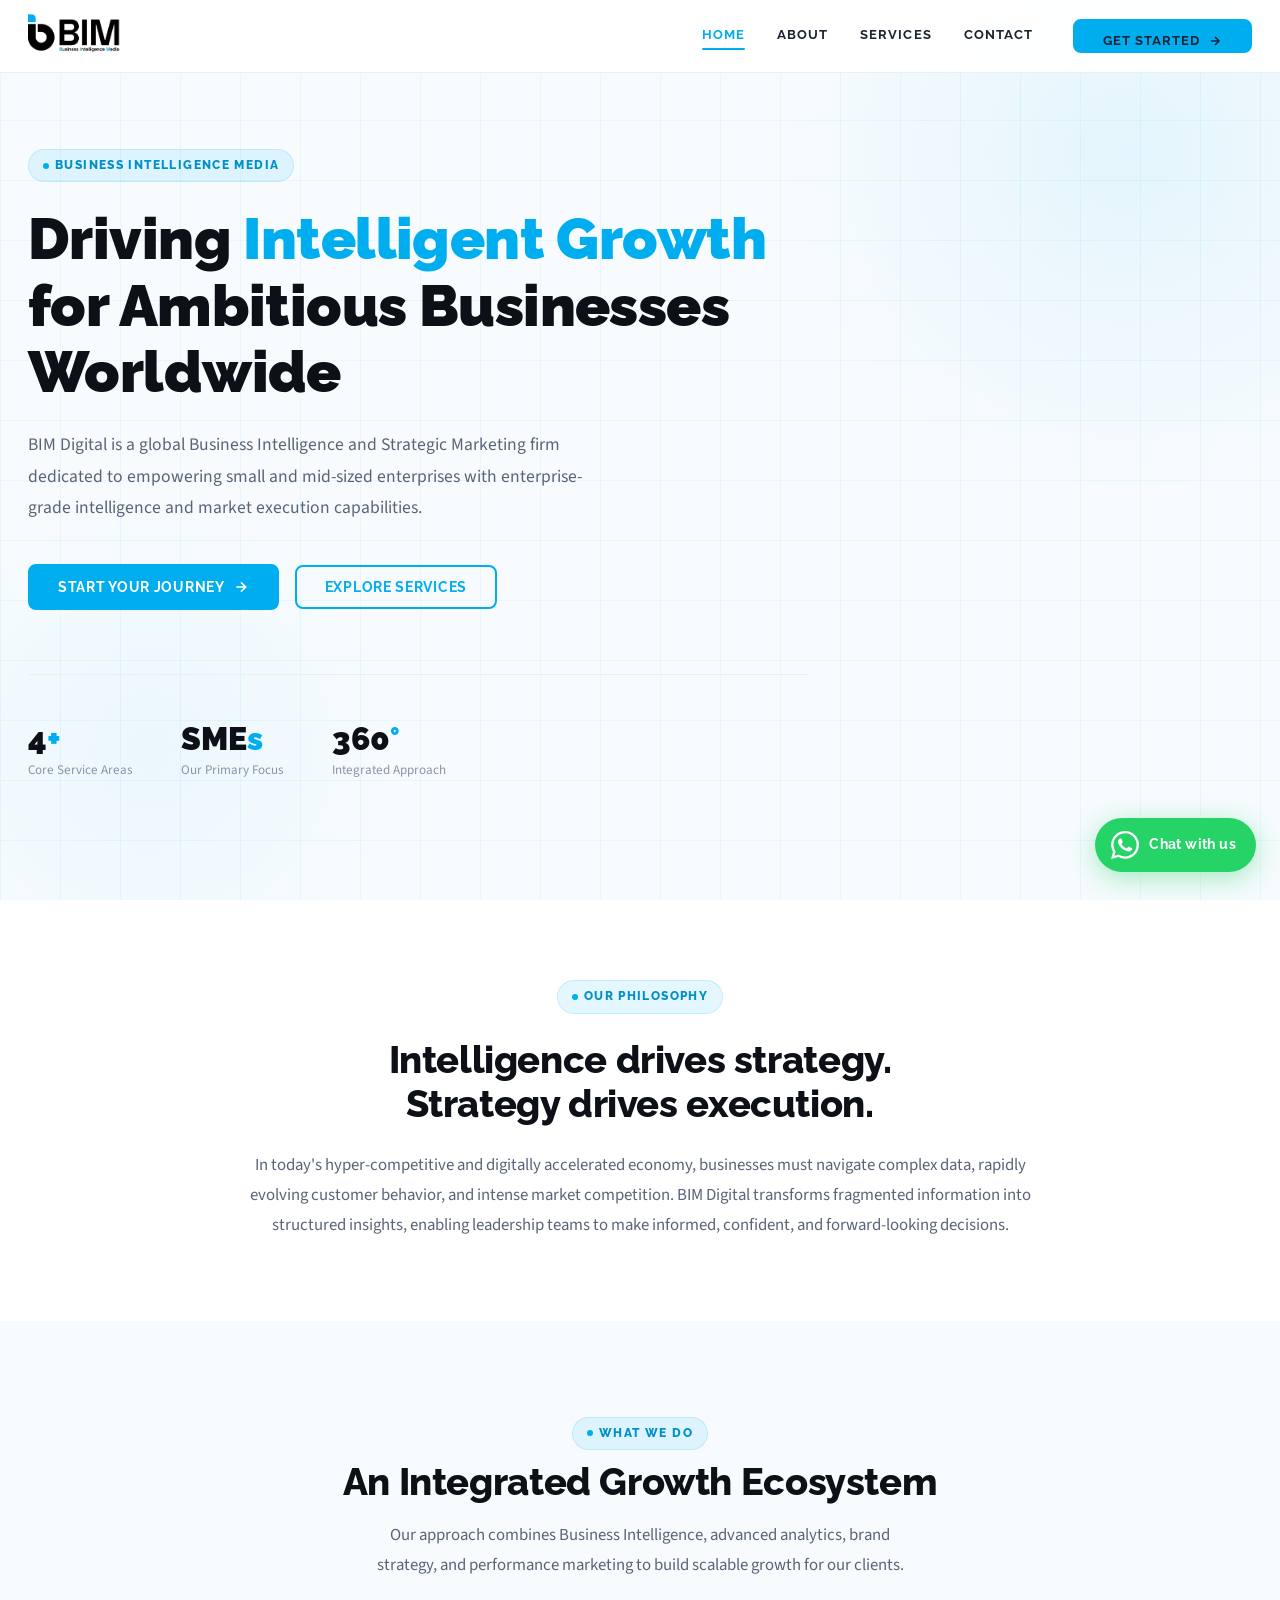
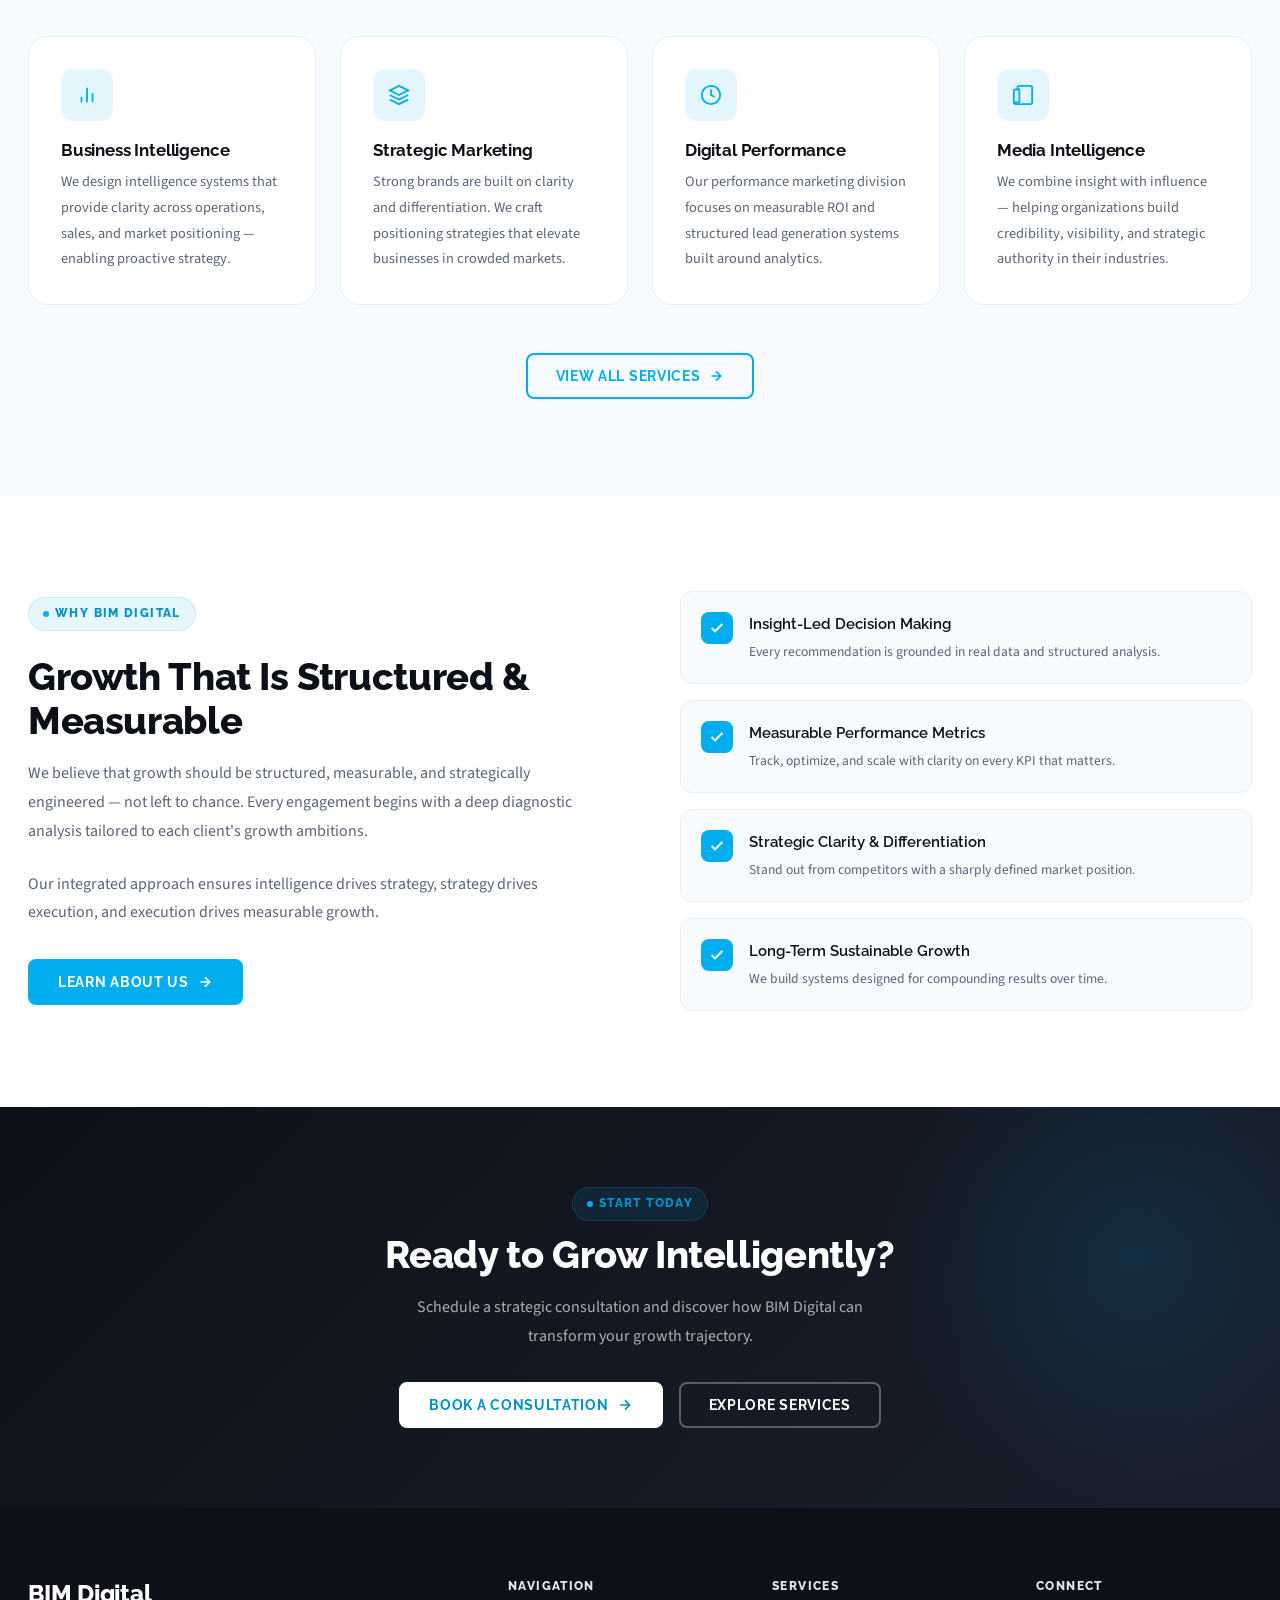
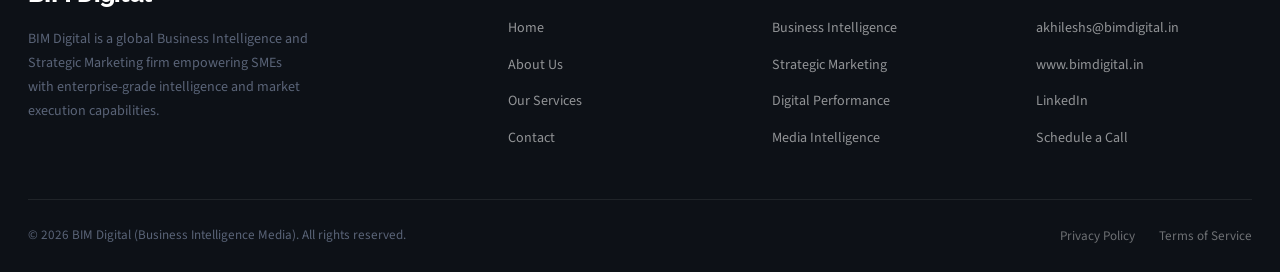
<file: index.html>
<!DOCTYPE html>
<html lang="en">
<head>
  <meta charset="UTF-8" />
  <meta name="viewport" content="width=device-width, initial-scale=1.0, maximum-scale=5.0" />
  <meta name="theme-color" content="#00AEEF" />
  <title>Intelligent Growth for Ambitious Businesses | BIM Digital</title>
  <meta name="description" content="BIM Digital is a global Business Intelligence and Strategic Marketing firm empowering small and mid-sized enterprises with enterprise-grade intelligence." />
  <link rel="stylesheet" href="assets/css/style.css" />
  <link rel="icon" type="image/jpg" href="/logo.jpg" />
</head>
<body>

<!-- ══ HEADER ══ -->
<header class="site-header" id="site-header">
  <div class="container">
    <nav class="nav-inner" role="navigation" aria-label="Main navigation">

      <a href="index.html" class="nav-logo" aria-label="BIM Digital Home">
        <img src="/logo.jpg" alt="BIM Digital" width="140" height="44" />
      </a>

      <!-- Desktop nav links -->
      <ul class="nav-links" id="nav-links" role="menubar">
        <li role="none"><a href="index.html" role="menuitem" class="active">Home</a></li>
        <li role="none"><a href="about.html" role="menuitem">About</a></li>
        <li role="none"><a href="services.html" role="menuitem">Services</a></li>
        <li role="none"><a href="contact.html" role="menuitem">Contact</a></li>
        <li role="none" class="nav-cta">
          <a href="contact.html" class="btn btn-primary" role="menuitem">
            Get Started
            <svg width="14" height="14" viewBox="0 0 24 24" fill="none" stroke="currentColor" stroke-width="2.5" aria-hidden="true"><path d="M5 12h14M12 5l7 7-7 7"/></svg>
          </a>
        </li>
      </ul>

      <!-- Hamburger button (mobile only) -->
      <button class="hamburger" id="hamburger" aria-label="Toggle navigation menu" aria-expanded="false" aria-controls="mobile-nav">
        <span></span>
        <span></span>
        <span></span>
      </button>

    </nav>
  </div>
</header>

<!-- ══ MOBILE NAV DRAWER ══ -->
<div class="mobile-nav" id="mobile-nav" aria-hidden="true">
  <div class="mobile-nav-header">
    <a href="index.html" class="mobile-nav-logo">
      <img src="/logo.jpg" alt="BIM Digital" height="38" />
    </a>
    <button class="mobile-nav-close" id="mobile-nav-close" aria-label="Close navigation">
      <svg width="22" height="22" viewBox="0 0 24 24" fill="none" stroke="currentColor" stroke-width="2.5"><path d="M18 6L6 18M6 6l12 12"/></svg>
    </button>
  </div>
  <ul class="mobile-nav-links">
    <li><a href="index.html" class="active">Home</a></li>
    <li><a href="about.html">About</a></li>
    <li><a href="services.html">Services</a></li>
    <li><a href="contact.html">Contact</a></li>
  </ul>
  <div class="mobile-nav-footer">
    <a href="contact.html" class="btn btn-primary" style="width:100%;justify-content:center;">
      Get Started
      <svg width="14" height="14" viewBox="0 0 24 24" fill="none" stroke="currentColor" stroke-width="2.5"><path d="M5 12h14M12 5l7 7-7 7"/></svg>
    </a>
    <a href="tel:+919871197779" class="mobile-nav-phone">
      <svg width="16" height="16" viewBox="0 0 24 24" fill="none" stroke="currentColor" stroke-width="2"><path d="M22 16.92v3a2 2 0 0 1-2.18 2 19.79 19.79 0 0 1-8.63-3.07A19.5 19.5 0 0 1 4.69 13a19.79 19.79 0 0 1-3.07-8.67A2 2 0 0 1 3.6 2.23h3a2 2 0 0 1 2 1.72c.127.96.361 1.903.7 2.81a2 2 0 0 1-.45 2.11L7.91 9.91a16 16 0 0 0 6.18 6.18l1.04-.94a2 2 0 0 1 2.11-.45c.907.339 1.85.573 2.81.7A2 2 0 0 1 22 16.92z"/></svg>
      +91 98711 97779
    </a>
  </div>
</div>
<!-- Backdrop -->
<div class="mobile-nav-backdrop" id="mobile-nav-backdrop"></div>

<!-- ══ WHATSAPP STICKY CTA ══ -->
<a href="https://wa.me/919871197779?text=Hello%20BIM%20Digital%2C%20I%20would%20like%20to%20know%20more%20about%20your%20services."
   class="whatsapp-sticky" target="_blank" rel="noopener noreferrer" aria-label="Chat with us on WhatsApp">
  <span class="whatsapp-sticky-icon">
    <svg width="28" height="28" viewBox="0 0 24 24" fill="currentColor" xmlns="http://www.w3.org/2000/svg">
      <path d="M17.472 14.382c-.297-.149-1.758-.867-2.03-.967-.273-.099-.471-.148-.67.15-.197.297-.767.966-.94 1.164-.173.199-.347.223-.644.075-.297-.15-1.255-.463-2.39-1.475-.883-.788-1.48-1.761-1.653-2.059-.173-.297-.018-.458.13-.606.134-.133.298-.347.446-.52.149-.174.198-.298.298-.497.099-.198.05-.371-.025-.52-.075-.149-.669-1.612-.916-2.207-.242-.579-.487-.5-.669-.51-.173-.008-.371-.01-.57-.01-.198 0-.52.074-.792.372-.272.297-1.04 1.016-1.04 2.479 0 1.462 1.065 2.875 1.213 3.074.149.198 2.096 3.2 5.077 4.487.709.306 1.262.489 1.694.625.712.227 1.36.195 1.871.118.571-.085 1.758-.719 2.006-1.413.248-.694.248-1.289.173-1.413-.074-.124-.272-.198-.57-.347m-5.421 7.403h-.004a9.87 9.87 0 0 1-5.031-1.378l-.361-.214-3.741.982.998-3.648-.235-.374a9.86 9.86 0 0 1-1.51-5.26c.001-5.45 4.436-9.884 9.888-9.884 2.64 0 5.122 1.03 6.988 2.898a9.825 9.825 0 0 1 2.893 6.994c-.003 5.45-4.437 9.884-9.885 9.884m8.413-18.297A11.815 11.815 0 0 0 12.05 0C5.495 0 .16 5.335.157 11.892c0 2.096.547 4.142 1.588 5.945L.057 24l6.305-1.654a11.882 11.882 0 0 0 5.683 1.448h.005c6.554 0 11.89-5.335 11.893-11.893a11.821 11.821 0 0 0-3.48-8.413z"/>
    </svg>
  </span>
  <span class="whatsapp-sticky-label">Chat with us</span>
</a>

<script>
(function () {
  'use strict';

  /* ── Sticky header ── */
  const header = document.getElementById('site-header');
  window.addEventListener('scroll', function () {
    header.classList.toggle('scrolled', window.scrollY > 20);
  }, { passive: true });

  /* ── Mobile nav ── */
  var hamburger = document.getElementById('hamburger');
  var mobileNav = document.getElementById('mobile-nav');
  var backdrop  = document.getElementById('mobile-nav-backdrop');
  var closeBtn  = document.getElementById('mobile-nav-close');

  function openNav() {
    mobileNav.classList.add('open');
    backdrop.classList.add('open');
    hamburger.classList.add('active');
    hamburger.setAttribute('aria-expanded', 'true');
    mobileNav.setAttribute('aria-hidden', 'false');
    document.body.style.overflow = 'hidden';
  }

  function closeNav() {
    mobileNav.classList.remove('open');
    backdrop.classList.remove('open');
    hamburger.classList.remove('active');
    hamburger.setAttribute('aria-expanded', 'false');
    mobileNav.setAttribute('aria-hidden', 'true');
    document.body.style.overflow = '';
  }

  hamburger.addEventListener('click', function (e) {
    e.stopPropagation();
    mobileNav.classList.contains('open') ? closeNav() : openNav();
  });

  if (closeBtn)  closeBtn.addEventListener('click',  closeNav);
  if (backdrop)  backdrop.addEventListener('click',  closeNav);

  // Close when any nav link is clicked
  var navLinks = mobileNav.querySelectorAll('a');
  navLinks.forEach(function (link) {
    link.addEventListener('click', closeNav);
  });

  // Close on Escape key
  document.addEventListener('keydown', function (e) {
    if (e.key === 'Escape' && mobileNav.classList.contains('open')) closeNav();
  });
})();
</script>

<!-- ══════════════════════════════════════════
     HERO
══════════════════════════════════════════ -->
<section class="hero">
  <div class="hero-bg-pattern"></div>
  <div class="hero-grid"></div>
  <div class="container">
    <div class="hero-content">
      <div class="hero-badge">
        <span class="badge">Business Intelligence Media</span>
      </div>
      <h1>Driving <em>Intelligent Growth</em> for Ambitious Businesses Worldwide</h1>
      <p class="hero-desc">BIM Digital is a global Business Intelligence and Strategic Marketing firm dedicated to empowering small and mid-sized enterprises with enterprise-grade intelligence and market execution capabilities.</p>
      <div class="hero-actions">
        <a href="contact.html" class="btn btn-primary">
          Start Your Journey
          <svg width="16" height="16" viewBox="0 0 24 24" fill="none" stroke="currentColor" stroke-width="2.5"><path d="M5 12h14M12 5l7 7-7 7"/></svg>
        </a>
        <a href="services.html" class="btn btn-outline">Explore Services</a>
      </div>
      <div class="hero-stats">
        <div>
          <div class="stat-num">4<span>+</span></div>
          <div class="stat-label">Core Service Areas</div>
        </div>
        <div>
          <div class="stat-num">SME<span>s</span></div>
          <div class="stat-label">Our Primary Focus</div>
        </div>
        <div>
          <div class="stat-num">360<span>°</span></div>
          <div class="stat-label">Integrated Approach</div>
        </div>
      </div>
    </div>
  </div>
</section>

<!-- ══════════════════════════════════════════
     INTRO / PHILOSOPHY
══════════════════════════════════════════ -->
<section style="background:var(--white); padding:80px 0;">
  <div class="container">
    <div style="max-width:800px; margin:0 auto; text-align:center;">
      <span class="badge" style="margin-bottom:1.5rem;">Our Philosophy</span>
      <h2 style="margin-bottom:1.5rem;">Intelligence drives strategy.<br>Strategy drives execution.</h2>
      <p style="font-size:1.05rem;">In today's hyper-competitive and digitally accelerated economy, businesses must navigate complex data, rapidly evolving customer behavior, and intense market competition. BIM Digital transforms fragmented information into structured insights, enabling leadership teams to make informed, confident, and forward-looking decisions.</p>
    </div>
  </div>
</section>

<!-- ══════════════════════════════════════════
     WHAT WE DO
══════════════════════════════════════════ -->
<section style="background:var(--off-white);">
  <div class="container">
    <div class="section-header centered">
      <span class="badge">What We Do</span>
      <h2>An Integrated Growth Ecosystem</h2>
      <p>Our approach combines Business Intelligence, advanced analytics, brand strategy, and performance marketing to build scalable growth for our clients.</p>
    </div>

    <div class="features-grid">

      <div class="feature-card">
        <div class="feature-icon">
          <svg width="22" height="22" viewBox="0 0 24 24" fill="none" stroke="currentColor" stroke-width="2"><path d="M18 20V10M12 20V4M6 20v-6"/></svg>
        </div>
        <h3>Business Intelligence</h3>
        <p>We design intelligence systems that provide clarity across operations, sales, and market positioning — enabling proactive strategy.</p>
      </div>

      <div class="feature-card">
        <div class="feature-icon">
          <svg width="22" height="22" viewBox="0 0 24 24" fill="none" stroke="currentColor" stroke-width="2"><path d="M12 2L2 7l10 5 10-5-10-5zM2 17l10 5 10-5M2 12l10 5 10-5"/></svg>
        </div>
        <h3>Strategic Marketing</h3>
        <p>Strong brands are built on clarity and differentiation. We craft positioning strategies that elevate businesses in crowded markets.</p>
      </div>

      <div class="feature-card">
        <div class="feature-icon">
          <svg width="22" height="22" viewBox="0 0 24 24" fill="none" stroke="currentColor" stroke-width="2"><circle cx="12" cy="12" r="10"/><polyline points="12 6 12 12 16 14"/></svg>
        </div>
        <h3>Digital Performance</h3>
        <p>Our performance marketing division focuses on measurable ROI and structured lead generation systems built around analytics.</p>
      </div>

      <div class="feature-card">
        <div class="feature-icon">
          <svg width="22" height="22" viewBox="0 0 24 24" fill="none" stroke="currentColor" stroke-width="2"><path d="M4 22h16a2 2 0 0 0 2-2V4a2 2 0 0 0-2-2H8a2 2 0 0 0-2 2v2"/><path d="M4 22a2 2 0 0 1-2-2V8a2 2 0 0 1 2-2h4v14H4z"/></svg>
        </div>
        <h3>Media Intelligence</h3>
        <p>We combine insight with influence — helping organizations build credibility, visibility, and strategic authority in their industries.</p>
      </div>

    </div>

    <div style="text-align:center; margin-top:3rem;">
      <a href="services.html" class="btn btn-outline">
        View All Services
        <svg width="16" height="16" viewBox="0 0 24 24" fill="none" stroke="currentColor" stroke-width="2.5"><path d="M5 12h14M12 5l7 7-7 7"/></svg>
      </a>
    </div>
  </div>
</section>

<!-- ══════════════════════════════════════════
     WHY BIM
══════════════════════════════════════════ -->
<section style="background:var(--white);">
  <div class="container">
    <div style="display:grid; grid-template-columns:1fr 1fr; gap:5rem; align-items:center;" class="why-grid">
      <div>
        <span class="badge" style="margin-bottom:1.5rem;">Why BIM Digital</span>
        <h2 style="margin-bottom:1rem;">Growth That Is Structured & Measurable</h2>
        <p style="margin-bottom:1.5rem;">We believe that growth should be structured, measurable, and strategically engineered — not left to chance. Every engagement begins with a deep diagnostic analysis tailored to each client's growth ambitions.</p>
        <p style="margin-bottom:2rem;">Our integrated approach ensures intelligence drives strategy, strategy drives execution, and execution drives measurable growth.</p>
        <a href="about.html" class="btn btn-primary">
          Learn About Us
          <svg width="16" height="16" viewBox="0 0 24 24" fill="none" stroke="currentColor" stroke-width="2.5"><path d="M5 12h14M12 5l7 7-7 7"/></svg>
        </a>
      </div>
      <div style="display:flex; flex-direction:column; gap:1rem;">
        <div style="display:flex;gap:1rem;align-items:flex-start;padding:1.25rem;background:var(--off-white);border-radius:var(--radius);border:1px solid var(--border-light);">
          <div style="width:32px;height:32px;border-radius:8px;background:var(--cyan);display:flex;align-items:center;justify-content:center;flex-shrink:0;">
            <svg width="16" height="16" viewBox="0 0 24 24" fill="none" stroke="white" stroke-width="3"><polyline points="20 6 9 17 4 12"/></svg>
          </div>
          <div>
            <div style="font-family:'Raleway',sans-serif;font-weight:600;font-size:0.95rem;color:var(--dark);margin-bottom:2px;">Insight-Led Decision Making</div>
            <div style="font-size:0.85rem;color:var(--text-muted);">Every recommendation is grounded in real data and structured analysis.</div>
          </div>
        </div>
        <div style="display:flex;gap:1rem;align-items:flex-start;padding:1.25rem;background:var(--off-white);border-radius:var(--radius);border:1px solid var(--border-light);">
          <div style="width:32px;height:32px;border-radius:8px;background:var(--cyan);display:flex;align-items:center;justify-content:center;flex-shrink:0;">
            <svg width="16" height="16" viewBox="0 0 24 24" fill="none" stroke="white" stroke-width="3"><polyline points="20 6 9 17 4 12"/></svg>
          </div>
          <div>
            <div style="font-family:'Raleway',sans-serif;font-weight:600;font-size:0.95rem;color:var(--dark);margin-bottom:2px;">Measurable Performance Metrics</div>
            <div style="font-size:0.85rem;color:var(--text-muted);">Track, optimize, and scale with clarity on every KPI that matters.</div>
          </div>
        </div>
        <div style="display:flex;gap:1rem;align-items:flex-start;padding:1.25rem;background:var(--off-white);border-radius:var(--radius);border:1px solid var(--border-light);">
          <div style="width:32px;height:32px;border-radius:8px;background:var(--cyan);display:flex;align-items:center;justify-content:center;flex-shrink:0;">
            <svg width="16" height="16" viewBox="0 0 24 24" fill="none" stroke="white" stroke-width="3"><polyline points="20 6 9 17 4 12"/></svg>
          </div>
          <div>
            <div style="font-family:'Raleway',sans-serif;font-weight:600;font-size:0.95rem;color:var(--dark);margin-bottom:2px;">Strategic Clarity & Differentiation</div>
            <div style="font-size:0.85rem;color:var(--text-muted);">Stand out from competitors with a sharply defined market position.</div>
          </div>
        </div>
        <div style="display:flex;gap:1rem;align-items:flex-start;padding:1.25rem;background:var(--off-white);border-radius:var(--radius);border:1px solid var(--border-light);">
          <div style="width:32px;height:32px;border-radius:8px;background:var(--cyan);display:flex;align-items:center;justify-content:center;flex-shrink:0;">
            <svg width="16" height="16" viewBox="0 0 24 24" fill="none" stroke="white" stroke-width="3"><polyline points="20 6 9 17 4 12"/></svg>
          </div>
          <div>
            <div style="font-family:'Raleway',sans-serif;font-weight:600;font-size:0.95rem;color:var(--dark);margin-bottom:2px;">Long-Term Sustainable Growth</div>
            <div style="font-size:0.85rem;color:var(--text-muted);">We build systems designed for compounding results over time.</div>
          </div>
        </div>
      </div>
    </div>
  </div>
</section>

<!-- CTA Banner -->
<section class="cta-banner">
  <div class="container">
    <div class="cta-inner">
      <span class="badge">Start Today</span>
      <h2>Ready to Grow Intelligently?</h2>
      <p>Schedule a strategic consultation and discover how BIM Digital can transform your growth trajectory.</p>
      <div class="cta-actions">
        <a href="contact.html" class="btn btn-white">
          Book a Consultation
          <svg width="16" height="16" viewBox="0 0 24 24" fill="none" stroke="currentColor" stroke-width="2.5"><path d="M5 12h14M12 5l7 7-7 7"/></svg>
        </a>
        <a href="services.html" class="btn btn-outline" style="color:#fff;border-color:rgba(255,255,255,0.3);">
          Explore Services
        </a>
      </div>
    </div>
  </div>
</section>

<footer class="site-footer">
  <div class="container">
    <div class="footer-grid">

      <div class="footer-brand">
        <h4>BIM Digital</h4>
        <p>BIM Digital is a global Business Intelligence and Strategic Marketing firm empowering SMEs with enterprise-grade intelligence and market execution capabilities.</p>
      </div>

      <div class="footer-col">
        <h5>Navigation</h5>
        <ul>
          <li><a href="index.html">Home</a></li>
          <li><a href="about.html">About Us</a></li>
          <li><a href="services.html">Our Services</a></li>
          <li><a href="contact.html">Contact</a></li>
        </ul>
      </div>

      <div class="footer-col">
        <h5>Services</h5>
        <ul>
          <li><a href="services.html">Business Intelligence</a></li>
          <li><a href="services.html">Strategic Marketing</a></li>
          <li><a href="services.html">Digital Performance</a></li>
          <li><a href="services.html">Media Intelligence</a></li>
        </ul>
      </div>

      <div class="footer-col">
        <h5>Connect</h5>
        <ul>
          <li><a href="mailto:akhileshs@bimdigital.in">akhileshs@bimdigital.in</a></li>
          <li><a href="http://www.bimdigital.in" target="_blank">www.bimdigital.in</a></li>
          <li><a href="contact.html">LinkedIn</a></li>
          <li><a href="contact.html">Schedule a Call</a></li>
        </ul>
      </div>

    </div>

    <div class="footer-bottom">
      <p>&copy; <script>document.write(new Date().getFullYear())</script> BIM Digital (Business Intelligence Media). All rights reserved.</p>
      <div class="footer-bottom-links">
        <a href="#">Privacy Policy</a>
        <a href="#">Terms of Service</a>
      </div>
    </div>
  </div>
</footer>

</body>
</html>
</file>
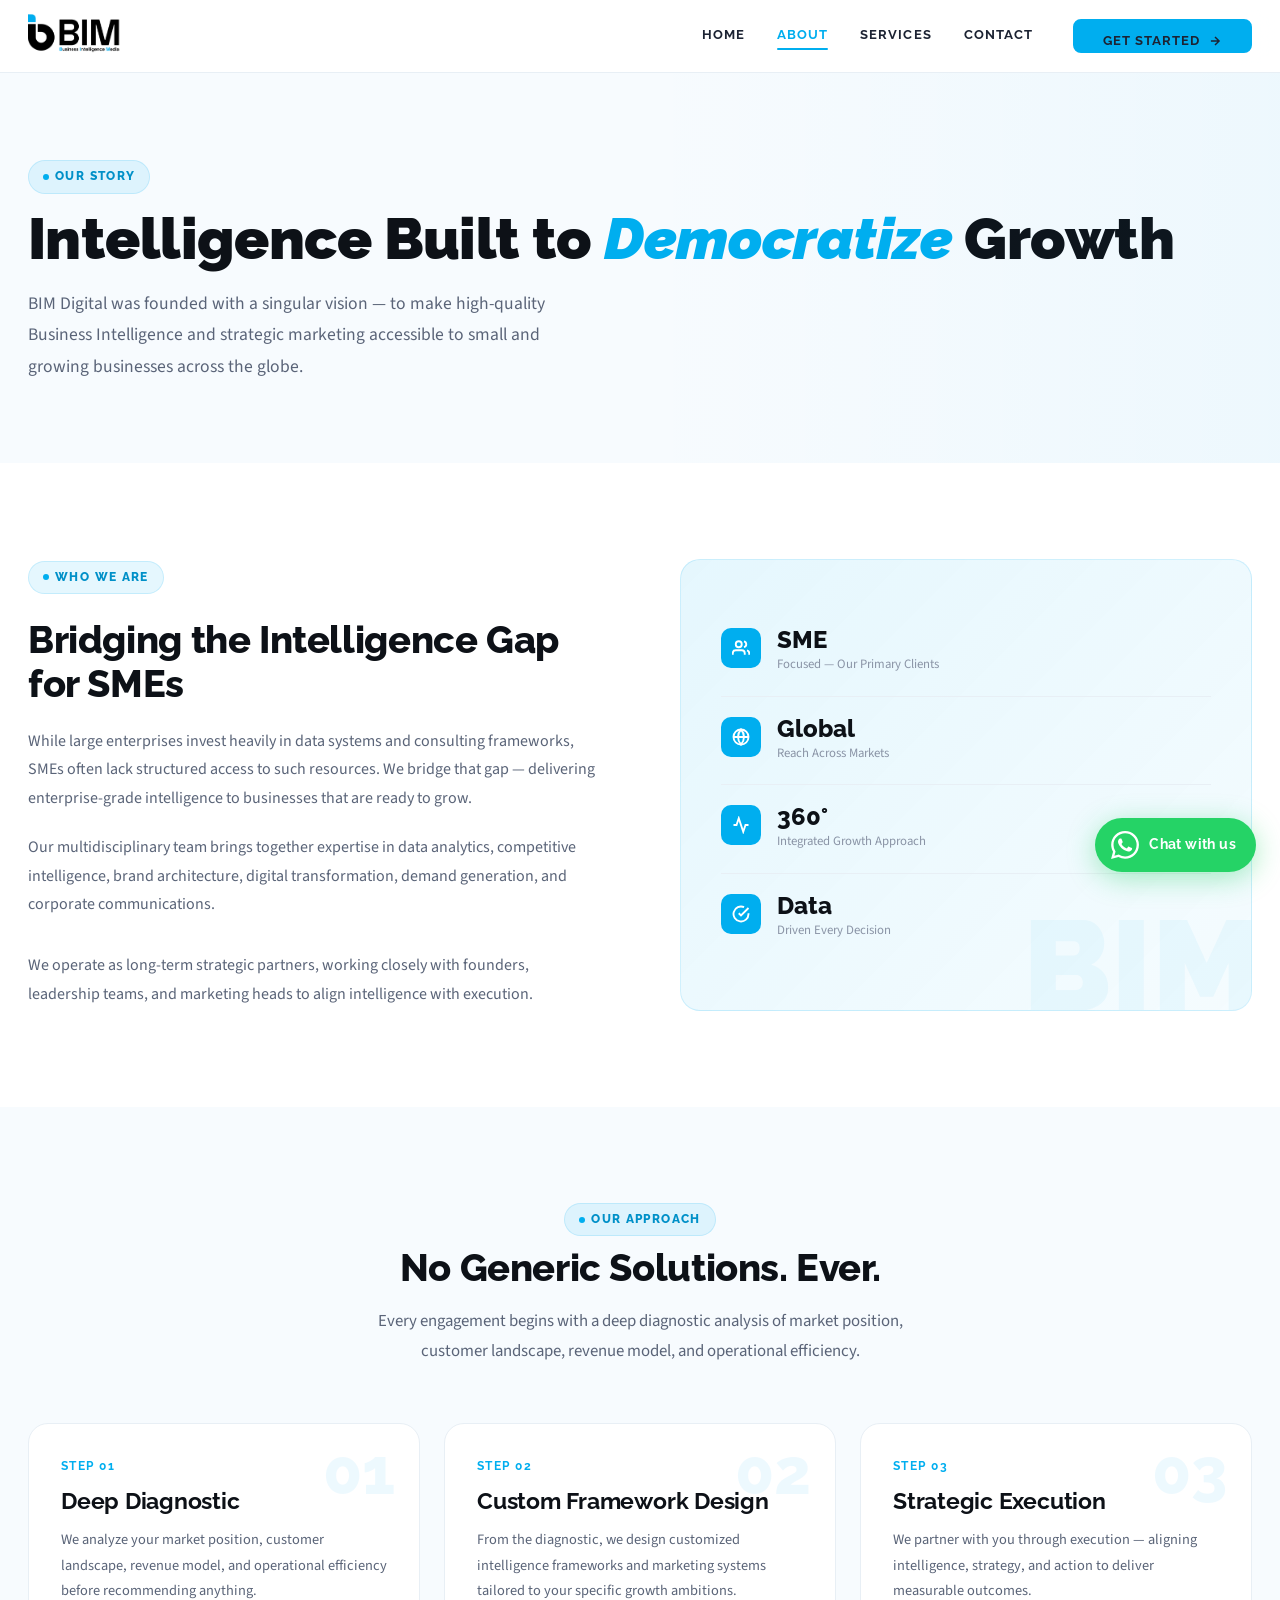
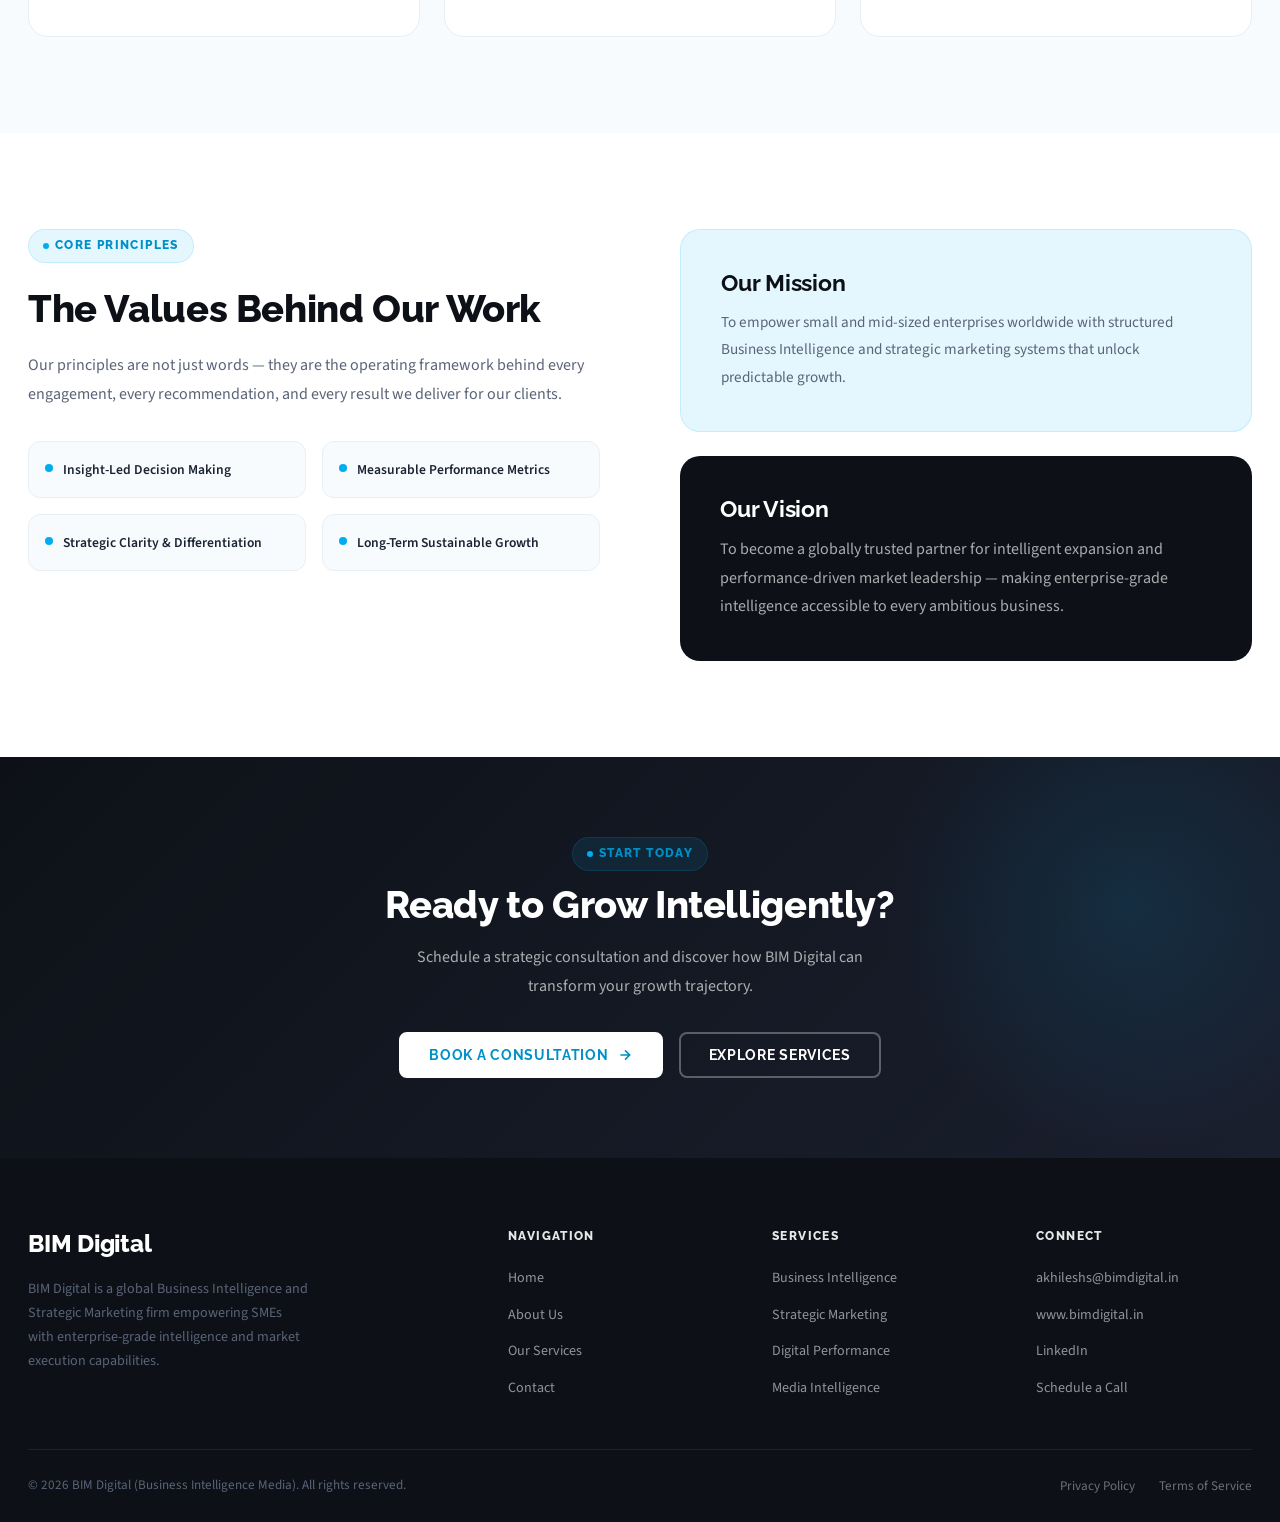
<file: about.html>
<!DOCTYPE html>
<html lang="en">
<head>
  <meta charset="UTF-8" />
  <meta name="viewport" content="width=device-width, initial-scale=1.0, maximum-scale=5.0" />
  <meta name="theme-color" content="#00AEEF" />
  <title>About Us | BIM Digital</title>
  <meta name="description" content="Learn about BIM Digital — our story, mission, vision, and the multidisciplinary team powering intelligent growth for SMEs worldwide." />
  <link rel="stylesheet" href="assets/css/style.css" />
  <link rel="icon" type="image/jpg" href="/logo.jpg" />
</head>
<body>

<!-- ══ HEADER ══ -->
<header class="site-header" id="site-header">
  <div class="container">
    <nav class="nav-inner" role="navigation" aria-label="Main navigation">

      <a href="index.html" class="nav-logo" aria-label="BIM Digital Home">
        <img src="/logo.jpg" alt="BIM Digital" width="140" height="44" />
      </a>

      <!-- Desktop nav links -->
      <ul class="nav-links" id="nav-links" role="menubar">
        <li role="none"><a href="index.html" role="menuitem">Home</a></li>
        <li role="none"><a href="about.html" role="menuitem" class="active">About</a></li>
        <li role="none"><a href="services.html" role="menuitem">Services</a></li>
        <li role="none"><a href="contact.html" role="menuitem">Contact</a></li>
        <li role="none" class="nav-cta">
          <a href="contact.html" class="btn btn-primary" role="menuitem">
            Get Started
            <svg width="14" height="14" viewBox="0 0 24 24" fill="none" stroke="currentColor" stroke-width="2.5" aria-hidden="true"><path d="M5 12h14M12 5l7 7-7 7"/></svg>
          </a>
        </li>
      </ul>

      <!-- Hamburger button (mobile only) -->
      <button class="hamburger" id="hamburger" aria-label="Toggle navigation menu" aria-expanded="false" aria-controls="mobile-nav">
        <span></span>
        <span></span>
        <span></span>
      </button>

    </nav>
  </div>
</header>

<!-- ══ MOBILE NAV DRAWER ══ -->
<div class="mobile-nav" id="mobile-nav" aria-hidden="true">
  <div class="mobile-nav-header">
    <a href="index.html" class="mobile-nav-logo">
      <img src="/logo.jpg" alt="BIM Digital" height="38" />
    </a>
    <button class="mobile-nav-close" id="mobile-nav-close" aria-label="Close navigation">
      <svg width="22" height="22" viewBox="0 0 24 24" fill="none" stroke="currentColor" stroke-width="2.5"><path d="M18 6L6 18M6 6l12 12"/></svg>
    </button>
  </div>
  <ul class="mobile-nav-links">
    <li><a href="index.html">Home</a></li>
    <li><a href="about.html" class="active">About</a></li>
    <li><a href="services.html">Services</a></li>
    <li><a href="contact.html">Contact</a></li>
  </ul>
  <div class="mobile-nav-footer">
    <a href="contact.html" class="btn btn-primary" style="width:100%;justify-content:center;">
      Get Started
      <svg width="14" height="14" viewBox="0 0 24 24" fill="none" stroke="currentColor" stroke-width="2.5"><path d="M5 12h14M12 5l7 7-7 7"/></svg>
    </a>
    <a href="tel:+919871197779" class="mobile-nav-phone">
      <svg width="16" height="16" viewBox="0 0 24 24" fill="none" stroke="currentColor" stroke-width="2"><path d="M22 16.92v3a2 2 0 0 1-2.18 2 19.79 19.79 0 0 1-8.63-3.07A19.5 19.5 0 0 1 4.69 13a19.79 19.79 0 0 1-3.07-8.67A2 2 0 0 1 3.6 2.23h3a2 2 0 0 1 2 1.72c.127.96.361 1.903.7 2.81a2 2 0 0 1-.45 2.11L7.91 9.91a16 16 0 0 0 6.18 6.18l1.04-.94a2 2 0 0 1 2.11-.45c.907.339 1.85.573 2.81.7A2 2 0 0 1 22 16.92z"/></svg>
      +91 98711 97779
    </a>
  </div>
</div>
<!-- Backdrop -->
<div class="mobile-nav-backdrop" id="mobile-nav-backdrop"></div>

<!-- ══ WHATSAPP STICKY CTA ══ -->
<a href="https://wa.me/919871197779?text=Hello%20BIM%20Digital%2C%20I%20would%20like%20to%20know%20more%20about%20your%20services."
   class="whatsapp-sticky" target="_blank" rel="noopener noreferrer" aria-label="Chat with us on WhatsApp">
  <span class="whatsapp-sticky-icon">
    <svg width="28" height="28" viewBox="0 0 24 24" fill="currentColor" xmlns="http://www.w3.org/2000/svg">
      <path d="M17.472 14.382c-.297-.149-1.758-.867-2.03-.967-.273-.099-.471-.148-.67.15-.197.297-.767.966-.94 1.164-.173.199-.347.223-.644.075-.297-.15-1.255-.463-2.39-1.475-.883-.788-1.48-1.761-1.653-2.059-.173-.297-.018-.458.13-.606.134-.133.298-.347.446-.52.149-.174.198-.298.298-.497.099-.198.05-.371-.025-.52-.075-.149-.669-1.612-.916-2.207-.242-.579-.487-.5-.669-.51-.173-.008-.371-.01-.57-.01-.198 0-.52.074-.792.372-.272.297-1.04 1.016-1.04 2.479 0 1.462 1.065 2.875 1.213 3.074.149.198 2.096 3.2 5.077 4.487.709.306 1.262.489 1.694.625.712.227 1.36.195 1.871.118.571-.085 1.758-.719 2.006-1.413.248-.694.248-1.289.173-1.413-.074-.124-.272-.198-.57-.347m-5.421 7.403h-.004a9.87 9.87 0 0 1-5.031-1.378l-.361-.214-3.741.982.998-3.648-.235-.374a9.86 9.86 0 0 1-1.51-5.26c.001-5.45 4.436-9.884 9.888-9.884 2.64 0 5.122 1.03 6.988 2.898a9.825 9.825 0 0 1 2.893 6.994c-.003 5.45-4.437 9.884-9.885 9.884m8.413-18.297A11.815 11.815 0 0 0 12.05 0C5.495 0 .16 5.335.157 11.892c0 2.096.547 4.142 1.588 5.945L.057 24l6.305-1.654a11.882 11.882 0 0 0 5.683 1.448h.005c6.554 0 11.89-5.335 11.893-11.893a11.821 11.821 0 0 0-3.48-8.413z"/>
    </svg>
  </span>
  <span class="whatsapp-sticky-label">Chat with us</span>
</a>

<script>
(function () {
  'use strict';

  /* ── Sticky header ── */
  const header = document.getElementById('site-header');
  window.addEventListener('scroll', function () {
    header.classList.toggle('scrolled', window.scrollY > 20);
  }, { passive: true });

  /* ── Mobile nav ── */
  var hamburger = document.getElementById('hamburger');
  var mobileNav = document.getElementById('mobile-nav');
  var backdrop  = document.getElementById('mobile-nav-backdrop');
  var closeBtn  = document.getElementById('mobile-nav-close');

  function openNav() {
    mobileNav.classList.add('open');
    backdrop.classList.add('open');
    hamburger.classList.add('active');
    hamburger.setAttribute('aria-expanded', 'true');
    mobileNav.setAttribute('aria-hidden', 'false');
    document.body.style.overflow = 'hidden';
  }

  function closeNav() {
    mobileNav.classList.remove('open');
    backdrop.classList.remove('open');
    hamburger.classList.remove('active');
    hamburger.setAttribute('aria-expanded', 'false');
    mobileNav.setAttribute('aria-hidden', 'true');
    document.body.style.overflow = '';
  }

  hamburger.addEventListener('click', function (e) {
    e.stopPropagation();
    mobileNav.classList.contains('open') ? closeNav() : openNav();
  });

  if (closeBtn)  closeBtn.addEventListener('click',  closeNav);
  if (backdrop)  backdrop.addEventListener('click',  closeNav);

  // Close when any nav link is clicked
  var navLinks = mobileNav.querySelectorAll('a');
  navLinks.forEach(function (link) {
    link.addEventListener('click', closeNav);
  });

  // Close on Escape key
  document.addEventListener('keydown', function (e) {
    if (e.key === 'Escape' && mobileNav.classList.contains('open')) closeNav();
  });
})();
</script>

<!-- ══════════════════════════════════════════
     PAGE HERO
══════════════════════════════════════════ -->
<section class="page-hero">
  <div class="container">
    <div class="page-hero-content">
      <span class="badge">Our Story</span>
      <h1>Intelligence Built to <em class="text-cyan">Democratize</em> Growth</h1>
      <p>BIM Digital was founded with a singular vision — to make high-quality Business Intelligence and strategic marketing accessible to small and growing businesses across the globe.</p>
    </div>
  </div>
</section>

<!-- ══════════════════════════════════════════
     ABOUT GRID
══════════════════════════════════════════ -->
<section style="background:var(--white);">
  <div class="container">
    <div class="about-grid">
      <div>
        <span class="badge" style="margin-bottom:1.5rem;">Who We Are</span>
        <h2 style="margin-bottom:1.25rem;">Bridging the Intelligence Gap for SMEs</h2>
        <p style="margin-bottom:1.25rem;">While large enterprises invest heavily in data systems and consulting frameworks, SMEs often lack structured access to such resources. We bridge that gap — delivering enterprise-grade intelligence to businesses that are ready to grow.</p>
        <p style="margin-bottom:2rem;">Our multidisciplinary team brings together expertise in data analytics, competitive intelligence, brand architecture, digital transformation, demand generation, and corporate communications.</p>
        <p>We operate as long-term strategic partners, working closely with founders, leadership teams, and marketing heads to align intelligence with execution.</p>
      </div>

      <div class="about-visual">
        <div class="about-visual-inner">
          <div class="about-stat">
            <div class="about-stat-icon">
              <svg width="18" height="18" viewBox="0 0 24 24" fill="none" stroke="currentColor" stroke-width="2.5"><path d="M17 21v-2a4 4 0 0 0-4-4H5a4 4 0 0 0-4 4v2"/><circle cx="9" cy="7" r="4"/><path d="M23 21v-2a4 4 0 0 0-3-3.87M16 3.13a4 4 0 0 1 0 7.75"/></svg>
            </div>
            <div>
              <div class="about-stat-num">SME</div>
              <div class="about-stat-label">Focused — Our Primary Clients</div>
            </div>
          </div>
          <div class="about-stat">
            <div class="about-stat-icon">
              <svg width="18" height="18" viewBox="0 0 24 24" fill="none" stroke="currentColor" stroke-width="2.5"><circle cx="12" cy="12" r="10"/><line x1="2" y1="12" x2="22" y2="12"/><path d="M12 2a15.3 15.3 0 0 1 4 10 15.3 15.3 0 0 1-4 10 15.3 15.3 0 0 1-4-10 15.3 15.3 0 0 1 4-10z"/></svg>
            </div>
            <div>
              <div class="about-stat-num">Global</div>
              <div class="about-stat-label">Reach Across Markets</div>
            </div>
          </div>
          <div class="about-stat">
            <div class="about-stat-icon">
              <svg width="18" height="18" viewBox="0 0 24 24" fill="none" stroke="currentColor" stroke-width="2.5"><polyline points="22 12 18 12 15 21 9 3 6 12 2 12"/></svg>
            </div>
            <div>
              <div class="about-stat-num">360°</div>
              <div class="about-stat-label">Integrated Growth Approach</div>
            </div>
          </div>
          <div class="about-stat">
            <div class="about-stat-icon">
              <svg width="18" height="18" viewBox="0 0 24 24" fill="none" stroke="currentColor" stroke-width="2.5"><path d="M22 11.08V12a10 10 0 1 1-5.93-9.14"/><polyline points="22 4 12 14.01 9 11.01"/></svg>
            </div>
            <div>
              <div class="about-stat-num">Data</div>
              <div class="about-stat-label">Driven Every Decision</div>
            </div>
          </div>
        </div>
      </div>
    </div>
  </div>
</section>

<!-- ══════════════════════════════════════════
     APPROACH
══════════════════════════════════════════ -->
<section style="background:var(--off-white);">
  <div class="container">
    <div class="section-header centered">
      <span class="badge">Our Approach</span>
      <h2>No Generic Solutions. Ever.</h2>
      <p>Every engagement begins with a deep diagnostic analysis of market position, customer landscape, revenue model, and operational efficiency.</p>
    </div>

    <div style="display:grid;grid-template-columns:repeat(3,1fr);gap:1.5rem;" class="process-grid">
      <div style="background:var(--white);border:1px solid var(--border-light);border-radius:var(--radius-lg);padding:2rem;position:relative;overflow:hidden;">
        <div style="font-family:'Raleway',sans-serif;font-size:4rem;font-weight:800;color:rgba(0,174,239,0.07);line-height:1;position:absolute;top:1rem;right:1.5rem;">01</div>
        <div style="font-family:'Raleway',sans-serif;font-size:0.75rem;font-weight:700;letter-spacing:0.12em;text-transform:uppercase;color:var(--cyan);margin-bottom:0.75rem;">Step 01</div>
        <h3 style="margin-bottom:0.75rem;">Deep Diagnostic</h3>
        <p style="font-size:0.9rem;">We analyze your market position, customer landscape, revenue model, and operational efficiency before recommending anything.</p>
      </div>
      <div style="background:var(--white);border:1px solid var(--border-light);border-radius:var(--radius-lg);padding:2rem;position:relative;overflow:hidden;">
        <div style="font-family:'Raleway',sans-serif;font-size:4rem;font-weight:800;color:rgba(0,174,239,0.07);line-height:1;position:absolute;top:1rem;right:1.5rem;">02</div>
        <div style="font-family:'Raleway',sans-serif;font-size:0.75rem;font-weight:700;letter-spacing:0.12em;text-transform:uppercase;color:var(--cyan);margin-bottom:0.75rem;">Step 02</div>
        <h3 style="margin-bottom:0.75rem;">Custom Framework Design</h3>
        <p style="font-size:0.9rem;">From the diagnostic, we design customized intelligence frameworks and marketing systems tailored to your specific growth ambitions.</p>
      </div>
      <div style="background:var(--white);border:1px solid var(--border-light);border-radius:var(--radius-lg);padding:2rem;position:relative;overflow:hidden;">
        <div style="font-family:'Raleway',sans-serif;font-size:4rem;font-weight:800;color:rgba(0,174,239,0.07);line-height:1;position:absolute;top:1rem;right:1.5rem;">03</div>
        <div style="font-family:'Raleway',sans-serif;font-size:0.75rem;font-weight:700;letter-spacing:0.12em;text-transform:uppercase;color:var(--cyan);margin-bottom:0.75rem;">Step 03</div>
        <h3 style="margin-bottom:0.75rem;">Strategic Execution</h3>
        <p style="font-size:0.9rem;">We partner with you through execution — aligning intelligence, strategy, and action to deliver measurable outcomes.</p>
      </div>
    </div>
  </div>
</section>

<!-- ══════════════════════════════════════════
     PRINCIPLES
══════════════════════════════════════════ -->
<section style="background:var(--white);">
  <div class="container">
    <div style="display:grid;grid-template-columns:1fr 1fr;gap:5rem;align-items:start;" class="why-grid">
      <div>
        <span class="badge" style="margin-bottom:1.5rem;">Core Principles</span>
        <h2 style="margin-bottom:1.25rem;">The Values Behind Our Work</h2>
        <p style="margin-bottom:2rem;">Our principles are not just words — they are the operating framework behind every engagement, every recommendation, and every result we deliver for our clients.</p>
        <div class="principles-grid">
          <div class="principle">
            <div class="principle-dot"></div>
            <span>Insight-Led Decision Making</span>
          </div>
          <div class="principle">
            <div class="principle-dot"></div>
            <span>Measurable Performance Metrics</span>
          </div>
          <div class="principle">
            <div class="principle-dot"></div>
            <span>Strategic Clarity & Differentiation</span>
          </div>
          <div class="principle">
            <div class="principle-dot"></div>
            <span>Long-Term Sustainable Growth</span>
          </div>
        </div>
      </div>
      <div>
        <div class="highlight-box" style="margin-bottom:1.5rem;">
          <h3 style="margin-bottom:0.75rem;">Our Mission</h3>
          <p>To empower small and mid-sized enterprises worldwide with structured Business Intelligence and strategic marketing systems that unlock predictable growth.</p>
        </div>
        <div style="background:var(--dark);border-radius:var(--radius-lg);padding:2.5rem;">
          <h3 style="color:var(--white);margin-bottom:0.75rem;">Our Vision</h3>
          <p style="color:rgba(255,255,255,0.65);">To become a globally trusted partner for intelligent expansion and performance-driven market leadership — making enterprise-grade intelligence accessible to every ambitious business.</p>
        </div>
      </div>
    </div>
  </div>
</section>

<!-- CTA Banner -->
<section class="cta-banner">
  <div class="container">
    <div class="cta-inner">
      <span class="badge">Start Today</span>
      <h2>Ready to Grow Intelligently?</h2>
      <p>Schedule a strategic consultation and discover how BIM Digital can transform your growth trajectory.</p>
      <div class="cta-actions">
        <a href="contact.html" class="btn btn-white">
          Book a Consultation
          <svg width="16" height="16" viewBox="0 0 24 24" fill="none" stroke="currentColor" stroke-width="2.5"><path d="M5 12h14M12 5l7 7-7 7"/></svg>
        </a>
        <a href="services.html" class="btn btn-outline" style="color:#fff;border-color:rgba(255,255,255,0.3);">
          Explore Services
        </a>
      </div>
    </div>
  </div>
</section>

<footer class="site-footer">
  <div class="container">
    <div class="footer-grid">

      <div class="footer-brand">
        <h4>BIM Digital</h4>
        <p>BIM Digital is a global Business Intelligence and Strategic Marketing firm empowering SMEs with enterprise-grade intelligence and market execution capabilities.</p>
      </div>

      <div class="footer-col">
        <h5>Navigation</h5>
        <ul>
          <li><a href="index.html">Home</a></li>
          <li><a href="about.html">About Us</a></li>
          <li><a href="services.html">Our Services</a></li>
          <li><a href="contact.html">Contact</a></li>
        </ul>
      </div>

      <div class="footer-col">
        <h5>Services</h5>
        <ul>
          <li><a href="services.html">Business Intelligence</a></li>
          <li><a href="services.html">Strategic Marketing</a></li>
          <li><a href="services.html">Digital Performance</a></li>
          <li><a href="services.html">Media Intelligence</a></li>
        </ul>
      </div>

      <div class="footer-col">
        <h5>Connect</h5>
        <ul>
          <li><a href="mailto:akhileshs@bimdigital.in">akhileshs@bimdigital.in</a></li>
          <li><a href="http://www.bimdigital.in" target="_blank">www.bimdigital.in</a></li>
          <li><a href="contact.html">LinkedIn</a></li>
          <li><a href="contact.html">Schedule a Call</a></li>
        </ul>
      </div>

    </div>

    <div class="footer-bottom">
      <p>&copy; <script>document.write(new Date().getFullYear())</script> BIM Digital (Business Intelligence Media). All rights reserved.</p>
      <div class="footer-bottom-links">
        <a href="#">Privacy Policy</a>
        <a href="#">Terms of Service</a>
      </div>
    </div>
  </div>
</footer>

</body>
</html>
</file>
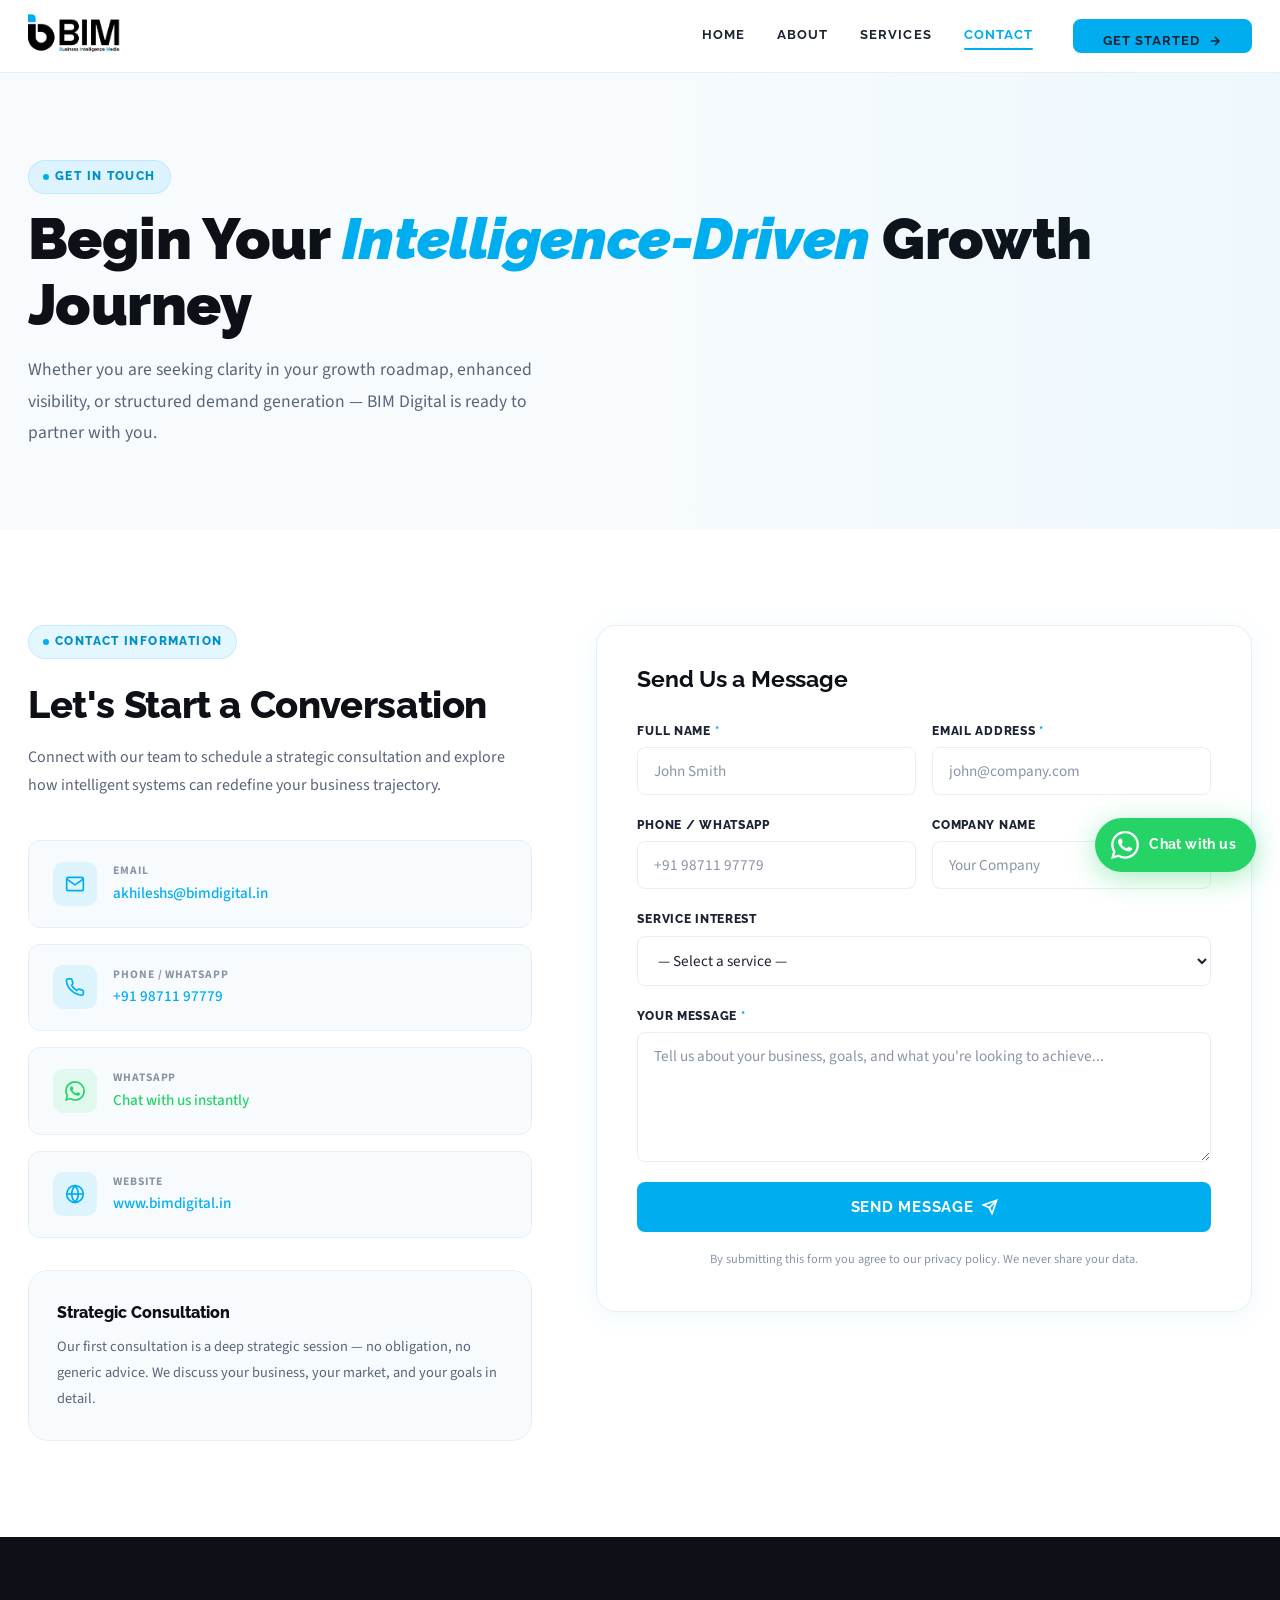
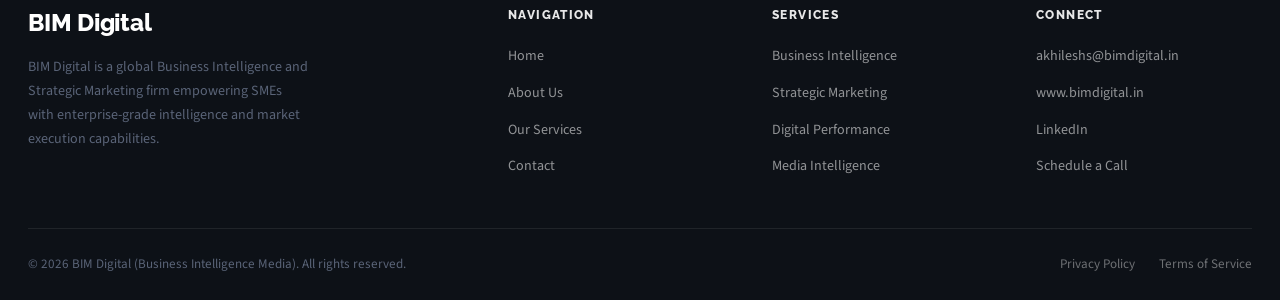
<file: contact.html>
<!DOCTYPE html>
<html lang="en">
<head>
  <meta charset="UTF-8" />
  <meta name="viewport" content="width=device-width, initial-scale=1.0, maximum-scale=5.0" />
  <meta name="theme-color" content="#00AEEF" />
  <title>Contact Us | BIM Digital</title>
  <meta name="description" content="Get in touch with BIM Digital to schedule a strategic consultation and begin your intelligence-driven growth journey." />
  <link rel="stylesheet" href="assets/css/style.css" />
  <link rel="icon" type="image/jpg" href="/logo.jpg" />
</head>
<body>

<!-- ══ HEADER ══ -->
<header class="site-header" id="site-header">
  <div class="container">
    <nav class="nav-inner" role="navigation" aria-label="Main navigation">

      <a href="index.html" class="nav-logo" aria-label="BIM Digital Home">
        <img src="/logo.jpg" alt="BIM Digital" width="140" height="44" />
      </a>

      <!-- Desktop nav links -->
      <ul class="nav-links" id="nav-links" role="menubar">
        <li role="none"><a href="index.html" role="menuitem">Home</a></li>
        <li role="none"><a href="about.html" role="menuitem">About</a></li>
        <li role="none"><a href="services.html" role="menuitem">Services</a></li>
        <li role="none"><a href="contact.html" role="menuitem" class="active">Contact</a></li>
        <li role="none" class="nav-cta">
          <a href="contact.html" class="btn btn-primary" role="menuitem">
            Get Started
            <svg width="14" height="14" viewBox="0 0 24 24" fill="none" stroke="currentColor" stroke-width="2.5" aria-hidden="true"><path d="M5 12h14M12 5l7 7-7 7"/></svg>
          </a>
        </li>
      </ul>

      <!-- Hamburger button (mobile only) -->
      <button class="hamburger" id="hamburger" aria-label="Toggle navigation menu" aria-expanded="false" aria-controls="mobile-nav">
        <span></span>
        <span></span>
        <span></span>
      </button>

    </nav>
  </div>
</header>

<!-- ══ MOBILE NAV DRAWER ══ -->
<div class="mobile-nav" id="mobile-nav" aria-hidden="true">
  <div class="mobile-nav-header">
    <a href="index.html" class="mobile-nav-logo">
      <img src="/logo.jpg" alt="BIM Digital" height="38" />
    </a>
    <button class="mobile-nav-close" id="mobile-nav-close" aria-label="Close navigation">
      <svg width="22" height="22" viewBox="0 0 24 24" fill="none" stroke="currentColor" stroke-width="2.5"><path d="M18 6L6 18M6 6l12 12"/></svg>
    </button>
  </div>
  <ul class="mobile-nav-links">
    <li><a href="index.html">Home</a></li>
    <li><a href="about.html">About</a></li>
    <li><a href="services.html">Services</a></li>
    <li><a href="contact.html" class="active">Contact</a></li>
  </ul>
  <div class="mobile-nav-footer">
    <a href="contact.html" class="btn btn-primary" style="width:100%;justify-content:center;">
      Get Started
      <svg width="14" height="14" viewBox="0 0 24 24" fill="none" stroke="currentColor" stroke-width="2.5"><path d="M5 12h14M12 5l7 7-7 7"/></svg>
    </a>
    <a href="tel:+919871197779" class="mobile-nav-phone">
      <svg width="16" height="16" viewBox="0 0 24 24" fill="none" stroke="currentColor" stroke-width="2"><path d="M22 16.92v3a2 2 0 0 1-2.18 2 19.79 19.79 0 0 1-8.63-3.07A19.5 19.5 0 0 1 4.69 13a19.79 19.79 0 0 1-3.07-8.67A2 2 0 0 1 3.6 2.23h3a2 2 0 0 1 2 1.72c.127.96.361 1.903.7 2.81a2 2 0 0 1-.45 2.11L7.91 9.91a16 16 0 0 0 6.18 6.18l1.04-.94a2 2 0 0 1 2.11-.45c.907.339 1.85.573 2.81.7A2 2 0 0 1 22 16.92z"/></svg>
      +91 98711 97779
    </a>
  </div>
</div>
<!-- Backdrop -->
<div class="mobile-nav-backdrop" id="mobile-nav-backdrop"></div>

<!-- ══ WHATSAPP STICKY CTA ══ -->
<a href="https://wa.me/919871197779?text=Hello%20BIM%20Digital%2C%20I%20would%20like%20to%20know%20more%20about%20your%20services."
   class="whatsapp-sticky" target="_blank" rel="noopener noreferrer" aria-label="Chat with us on WhatsApp">
  <span class="whatsapp-sticky-icon">
    <svg width="28" height="28" viewBox="0 0 24 24" fill="currentColor" xmlns="http://www.w3.org/2000/svg">
      <path d="M17.472 14.382c-.297-.149-1.758-.867-2.03-.967-.273-.099-.471-.148-.67.15-.197.297-.767.966-.94 1.164-.173.199-.347.223-.644.075-.297-.15-1.255-.463-2.39-1.475-.883-.788-1.48-1.761-1.653-2.059-.173-.297-.018-.458.13-.606.134-.133.298-.347.446-.52.149-.174.198-.298.298-.497.099-.198.05-.371-.025-.52-.075-.149-.669-1.612-.916-2.207-.242-.579-.487-.5-.669-.51-.173-.008-.371-.01-.57-.01-.198 0-.52.074-.792.372-.272.297-1.04 1.016-1.04 2.479 0 1.462 1.065 2.875 1.213 3.074.149.198 2.096 3.2 5.077 4.487.709.306 1.262.489 1.694.625.712.227 1.36.195 1.871.118.571-.085 1.758-.719 2.006-1.413.248-.694.248-1.289.173-1.413-.074-.124-.272-.198-.57-.347m-5.421 7.403h-.004a9.87 9.87 0 0 1-5.031-1.378l-.361-.214-3.741.982.998-3.648-.235-.374a9.86 9.86 0 0 1-1.51-5.26c.001-5.45 4.436-9.884 9.888-9.884 2.64 0 5.122 1.03 6.988 2.898a9.825 9.825 0 0 1 2.893 6.994c-.003 5.45-4.437 9.884-9.885 9.884m8.413-18.297A11.815 11.815 0 0 0 12.05 0C5.495 0 .16 5.335.157 11.892c0 2.096.547 4.142 1.588 5.945L.057 24l6.305-1.654a11.882 11.882 0 0 0 5.683 1.448h.005c6.554 0 11.89-5.335 11.893-11.893a11.821 11.821 0 0 0-3.48-8.413z"/>
    </svg>
  </span>
  <span class="whatsapp-sticky-label">Chat with us</span>
</a>

<script>
(function () {
  'use strict';

  /* ── Sticky header ── */
  const header = document.getElementById('site-header');
  window.addEventListener('scroll', function () {
    header.classList.toggle('scrolled', window.scrollY > 20);
  }, { passive: true });

  /* ── Mobile nav ── */
  var hamburger = document.getElementById('hamburger');
  var mobileNav = document.getElementById('mobile-nav');
  var backdrop  = document.getElementById('mobile-nav-backdrop');
  var closeBtn  = document.getElementById('mobile-nav-close');

  function openNav() {
    mobileNav.classList.add('open');
    backdrop.classList.add('open');
    hamburger.classList.add('active');
    hamburger.setAttribute('aria-expanded', 'true');
    mobileNav.setAttribute('aria-hidden', 'false');
    document.body.style.overflow = 'hidden';
  }

  function closeNav() {
    mobileNav.classList.remove('open');
    backdrop.classList.remove('open');
    hamburger.classList.remove('active');
    hamburger.setAttribute('aria-expanded', 'false');
    mobileNav.setAttribute('aria-hidden', 'true');
    document.body.style.overflow = '';
  }

  hamburger.addEventListener('click', function (e) {
    e.stopPropagation();
    mobileNav.classList.contains('open') ? closeNav() : openNav();
  });

  if (closeBtn)  closeBtn.addEventListener('click',  closeNav);
  if (backdrop)  backdrop.addEventListener('click',  closeNav);

  // Close when any nav link is clicked
  var navLinks = mobileNav.querySelectorAll('a');
  navLinks.forEach(function (link) {
    link.addEventListener('click', closeNav);
  });

  // Close on Escape key
  document.addEventListener('keydown', function (e) {
    if (e.key === 'Escape' && mobileNav.classList.contains('open')) closeNav();
  });
})();
</script>

<!-- ══════════════════════════════════════════
     PAGE HERO
══════════════════════════════════════════ -->
<section class="page-hero">
  <div class="container">
    <div class="page-hero-content">
      <span class="badge">Get in Touch</span>
      <h1>Begin Your <em class="text-cyan">Intelligence-Driven</em> Growth Journey</h1>
      <p>Whether you are seeking clarity in your growth roadmap, enhanced visibility, or structured demand generation — BIM Digital is ready to partner with you.</p>
    </div>
  </div>
</section>

<!-- ══════════════════════════════════════════
     CONTACT LAYOUT
══════════════════════════════════════════ -->
<section style="background:var(--white);">
  <div class="container">
    <div class="contact-layout">

      <!-- ── Left Info ── -->
      <div class="contact-info">
        <span class="badge" style="margin-bottom:1.5rem;">Contact Information</span>
        <h2>Let's Start a Conversation</h2>
        <p>Connect with our team to schedule a strategic consultation and explore how intelligent systems can redefine your business trajectory.</p>

        <div class="contact-cards">

          <a href="mailto:akhileshs@bimdigital.in" class="contact-card">
            <div class="contact-card-icon">
              <svg width="20" height="20" viewBox="0 0 24 24" fill="none" stroke="currentColor" stroke-width="2"><path d="M4 4h16c1.1 0 2 .9 2 2v12c0 1.1-.9 2-2 2H4c-1.1 0-2-.9-2-2V6c0-1.1.9-2 2-2z"/><polyline points="22,6 12,13 2,6"/></svg>
            </div>
            <div>
              <div class="contact-card-label">Email</div>
              <div class="contact-card-value" style="color:var(--cyan);">akhileshs@bimdigital.in</div>
            </div>
          </a>

          <a href="tel:+919871197779" class="contact-card">
            <div class="contact-card-icon">
              <svg width="20" height="20" viewBox="0 0 24 24" fill="none" stroke="currentColor" stroke-width="2"><path d="M22 16.92v3a2 2 0 0 1-2.18 2 19.79 19.79 0 0 1-8.63-3.07A19.5 19.5 0 0 1 4.69 13a19.79 19.79 0 0 1-3.07-8.67A2 2 0 0 1 3.6 2.23h3a2 2 0 0 1 2 1.72c.127.96.361 1.903.7 2.81a2 2 0 0 1-.45 2.11L7.91 9.91a16 16 0 0 0 6.18 6.18l1.04-.94a2 2 0 0 1 2.11-.45c.907.339 1.85.573 2.81.7A2 2 0 0 1 22 16.92z"/></svg>
            </div>
            <div>
              <div class="contact-card-label">Phone / WhatsApp</div>
              <div class="contact-card-value" style="color:var(--cyan);">+91 98711 97779</div>
            </div>
          </a>

          <a href="https://wa.me/919871197779" target="_blank" rel="noopener" class="contact-card">
            <div class="contact-card-icon" style="background:rgba(37,211,102,0.1);">
              <svg width="20" height="20" viewBox="0 0 24 24" fill="#25D366"><path d="M17.472 14.382c-.297-.149-1.758-.867-2.03-.967-.273-.099-.471-.148-.67.15-.197.297-.767.966-.94 1.164-.173.199-.347.223-.644.075-.297-.15-1.255-.463-2.39-1.475-.883-.788-1.48-1.761-1.653-2.059-.173-.297-.018-.458.13-.606.134-.133.298-.347.446-.52.149-.174.198-.298.298-.497.099-.198.05-.371-.025-.52-.075-.149-.669-1.612-.916-2.207-.242-.579-.487-.5-.669-.51-.173-.008-.371-.01-.57-.01-.198 0-.52.074-.792.372-.272.297-1.04 1.016-1.04 2.479 0 1.462 1.065 2.875 1.213 3.074.149.198 2.096 3.2 5.077 4.487.709.306 1.262.489 1.694.625.712.227 1.36.195 1.871.118.571-.085 1.758-.719 2.006-1.413.248-.694.248-1.289.173-1.413-.074-.124-.272-.198-.57-.347m-5.421 7.403h-.004a9.87 9.87 0 0 1-5.031-1.378l-.361-.214-3.741.982.998-3.648-.235-.374a9.86 9.86 0 0 1-1.51-5.26c.001-5.45 4.436-9.884 9.888-9.884 2.64 0 5.122 1.03 6.988 2.898a9.825 9.825 0 0 1 2.893 6.994c-.003 5.45-4.437 9.884-9.885 9.884m8.413-18.297A11.815 11.815 0 0 0 12.05 0C5.495 0 .16 5.335.157 11.892c0 2.096.547 4.142 1.588 5.945L.057 24l6.305-1.654a11.882 11.882 0 0 0 5.683 1.448h.005c6.554 0 11.89-5.335 11.893-11.893a11.821 11.821 0 0 0-3.48-8.413z"/></svg>
            </div>
            <div>
              <div class="contact-card-label">WhatsApp</div>
              <div class="contact-card-value" style="color:#25D366;">Chat with us instantly</div>
            </div>
          </a>

          <a href="http://www.bimdigital.in" target="_blank" rel="noopener" class="contact-card">
            <div class="contact-card-icon">
              <svg width="20" height="20" viewBox="0 0 24 24" fill="none" stroke="currentColor" stroke-width="2"><circle cx="12" cy="12" r="10"/><line x1="2" y1="12" x2="22" y2="12"/><path d="M12 2a15.3 15.3 0 0 1 4 10 15.3 15.3 0 0 1-4 10 15.3 15.3 0 0 1-4-10 15.3 15.3 0 0 1 4-10z"/></svg>
            </div>
            <div>
              <div class="contact-card-label">Website</div>
              <div class="contact-card-value" style="color:var(--cyan);">www.bimdigital.in</div>
            </div>
          </a>

        </div><!-- /.contact-cards -->

        <div style="margin-top:2rem;padding:1.75rem;background:var(--off-white);border:1px solid var(--border-light);border-radius:var(--radius-lg);">
          <div style="font-family:'Raleway',sans-serif;font-weight:800;color:var(--dark);margin-bottom:0.5rem;">Strategic Consultation</div>
          <p style="font-size:0.9rem;">Our first consultation is a deep strategic session — no obligation, no generic advice. We discuss your business, your market, and your goals in detail.</p>
        </div>
      </div><!-- /.contact-info -->

      <!-- ── Right Form ── -->
      <div class="contact-form">
        <h3>Send Us a Message</h3>

        <form id="contactForm" novalidate>
          <div class="form-row">
            <div class="form-group">
              <label for="name">Full Name <span style="color:var(--cyan);">*</span></label>
              <input type="text" id="name" name="name" placeholder="John Smith" required />
            </div>
            <div class="form-group">
              <label for="email">Email Address <span style="color:var(--cyan);">*</span></label>
              <input type="email" id="email" name="email" placeholder="john@company.com" required />
            </div>
          </div>

          <div class="form-row">
            <div class="form-group">
              <label for="phone">Phone / WhatsApp</label>
              <input type="tel" id="phone" name="phone" placeholder="+91 98711 97779" />
            </div>
            <div class="form-group">
              <label for="company">Company Name</label>
              <input type="text" id="company" name="company" placeholder="Your Company" />
            </div>
          </div>

          <div class="form-group">
            <label for="service">Service Interest</label>
            <select id="service" name="service">
              <option value="">— Select a service —</option>
              <option value="bi">Business Intelligence &amp; Analytics</option>
              <option value="marketing">Strategic Marketing &amp; Brand</option>
              <option value="digital">Digital Performance &amp; Demand Generation</option>
              <option value="media">Media Intelligence &amp; Communications</option>
              <option value="all">Full Growth Partnership</option>
            </select>
          </div>

          <div class="form-group">
            <label for="message">Your Message <span style="color:var(--cyan);">*</span></label>
            <textarea id="message" name="message" placeholder="Tell us about your business, goals, and what you're looking to achieve..." required></textarea>
          </div>

          <button type="submit" class="btn btn-primary" style="width:100%;justify-content:center;font-size:0.95rem;padding:15px 28px;">
            Send Message
            <svg width="16" height="16" viewBox="0 0 24 24" fill="none" stroke="currentColor" stroke-width="2.5"><line x1="22" y1="2" x2="11" y2="13"/><polygon points="22 2 15 22 11 13 2 9 22 2"/></svg>
          </button>

          <p style="font-size:0.78rem;color:var(--text-light);text-align:center;margin-top:1rem;">
            By submitting this form you agree to our privacy policy. We never share your data.
          </p>
        </form>

        <!-- Success Message (hidden by default) -->
        <div id="formSuccess" style="display:none;background:rgba(0,174,239,0.08);border:1.5px solid var(--cyan);border-radius:var(--radius);padding:1.5rem;margin-top:1.5rem;text-align:center;">
          <div style="font-size:2rem;margin-bottom:0.5rem;">✅</div>
          <div style="font-family:'Raleway',sans-serif;font-weight:800;color:var(--cyan);font-size:1.1rem;margin-bottom:0.5rem;">Message Sent Successfully!</div>
          <p style="font-size:0.9rem;margin:0;color:var(--text-muted);">Thank you for reaching out. Our team will contact you within 24–48 hours. Check your inbox for a confirmation email.</p>
        </div>
      </div><!-- /.contact-form -->

    </div><!-- /.contact-layout -->
  </div>
</section>

<script>
document.getElementById('contactForm').addEventListener('submit', async function(e) {
  e.preventDefault();
  
  const submitBtn = this.querySelector('button[type="submit"]');
  const originalBtnText = submitBtn.innerHTML;
  
  // Get form values
  const formData = {
    name: document.getElementById('name').value,
    email: document.getElementById('email').value,
    phone: document.getElementById('phone').value || '',
    company: document.getElementById('company').value || '',
    service: document.getElementById('service').value || '',
    message: document.getElementById('message').value
  };
  
  // Simple validation
  if (!formData.name || !formData.email || !formData.message) {
    alert('Please fill in all required fields.');
    return;
  }
  
  // Show loading state
  submitBtn.disabled = true;
  submitBtn.innerHTML = 'Sending... <svg width="16" height="16" viewBox="0 0 24 24" fill="none" stroke="currentColor" stroke-width="2.5"><circle cx="12" cy="12" r="10" stroke-dasharray="60" stroke-dashoffset="0"><animateTransform attributeName="transform" type="rotate" from="0 12 12" to="360 12 12" dur="1s" repeatCount="indefinite"/></circle></svg>';
  
  try {
    const response = await fetch('/api/contact.php', {
      method: 'POST',
      headers: {
        'Content-Type': 'application/json',
      },
      body: JSON.stringify(formData)
    });
    
    const result = await response.json();
    
    if (response.ok && result.success) {
      // Show success message
      document.getElementById('formSuccess').style.display = 'block';
      // Clear form
      this.reset();
      // Scroll to success message
      document.getElementById('formSuccess').scrollIntoView({ behavior: 'smooth', block: 'center' });
    } else {
      alert(result.detail || 'Failed to send message. Please try again or contact us directly.');
    }
  } catch (error) {
    console.error('Error:', error);
    alert('Failed to send message. Please try again or contact us directly at akhileshs@bimdigital.in');
  } finally {
    // Restore button
    submitBtn.disabled = false;
    submitBtn.innerHTML = originalBtnText;
  }
});
</script>

<footer class="site-footer">
  <div class="container">
    <div class="footer-grid">

      <div class="footer-brand">
        <h4>BIM Digital</h4>
        <p>BIM Digital is a global Business Intelligence and Strategic Marketing firm empowering SMEs with enterprise-grade intelligence and market execution capabilities.</p>
      </div>

      <div class="footer-col">
        <h5>Navigation</h5>
        <ul>
          <li><a href="index.html">Home</a></li>
          <li><a href="about.html">About Us</a></li>
          <li><a href="services.html">Our Services</a></li>
          <li><a href="contact.html">Contact</a></li>
        </ul>
      </div>

      <div class="footer-col">
        <h5>Services</h5>
        <ul>
          <li><a href="services.html">Business Intelligence</a></li>
          <li><a href="services.html">Strategic Marketing</a></li>
          <li><a href="services.html">Digital Performance</a></li>
          <li><a href="services.html">Media Intelligence</a></li>
        </ul>
      </div>

      <div class="footer-col">
        <h5>Connect</h5>
        <ul>
          <li><a href="mailto:akhileshs@bimdigital.in">akhileshs@bimdigital.in</a></li>
          <li><a href="http://www.bimdigital.in" target="_blank">www.bimdigital.in</a></li>
          <li><a href="contact.html">LinkedIn</a></li>
          <li><a href="contact.html">Schedule a Call</a></li>
        </ul>
      </div>

    </div>

    <div class="footer-bottom">
      <p>&copy; <script>document.write(new Date().getFullYear())</script> BIM Digital (Business Intelligence Media). All rights reserved.</p>
      <div class="footer-bottom-links">
        <a href="#">Privacy Policy</a>
        <a href="#">Terms of Service</a>
      </div>
    </div>
  </div>
</footer>

</body>
</html>
</file>
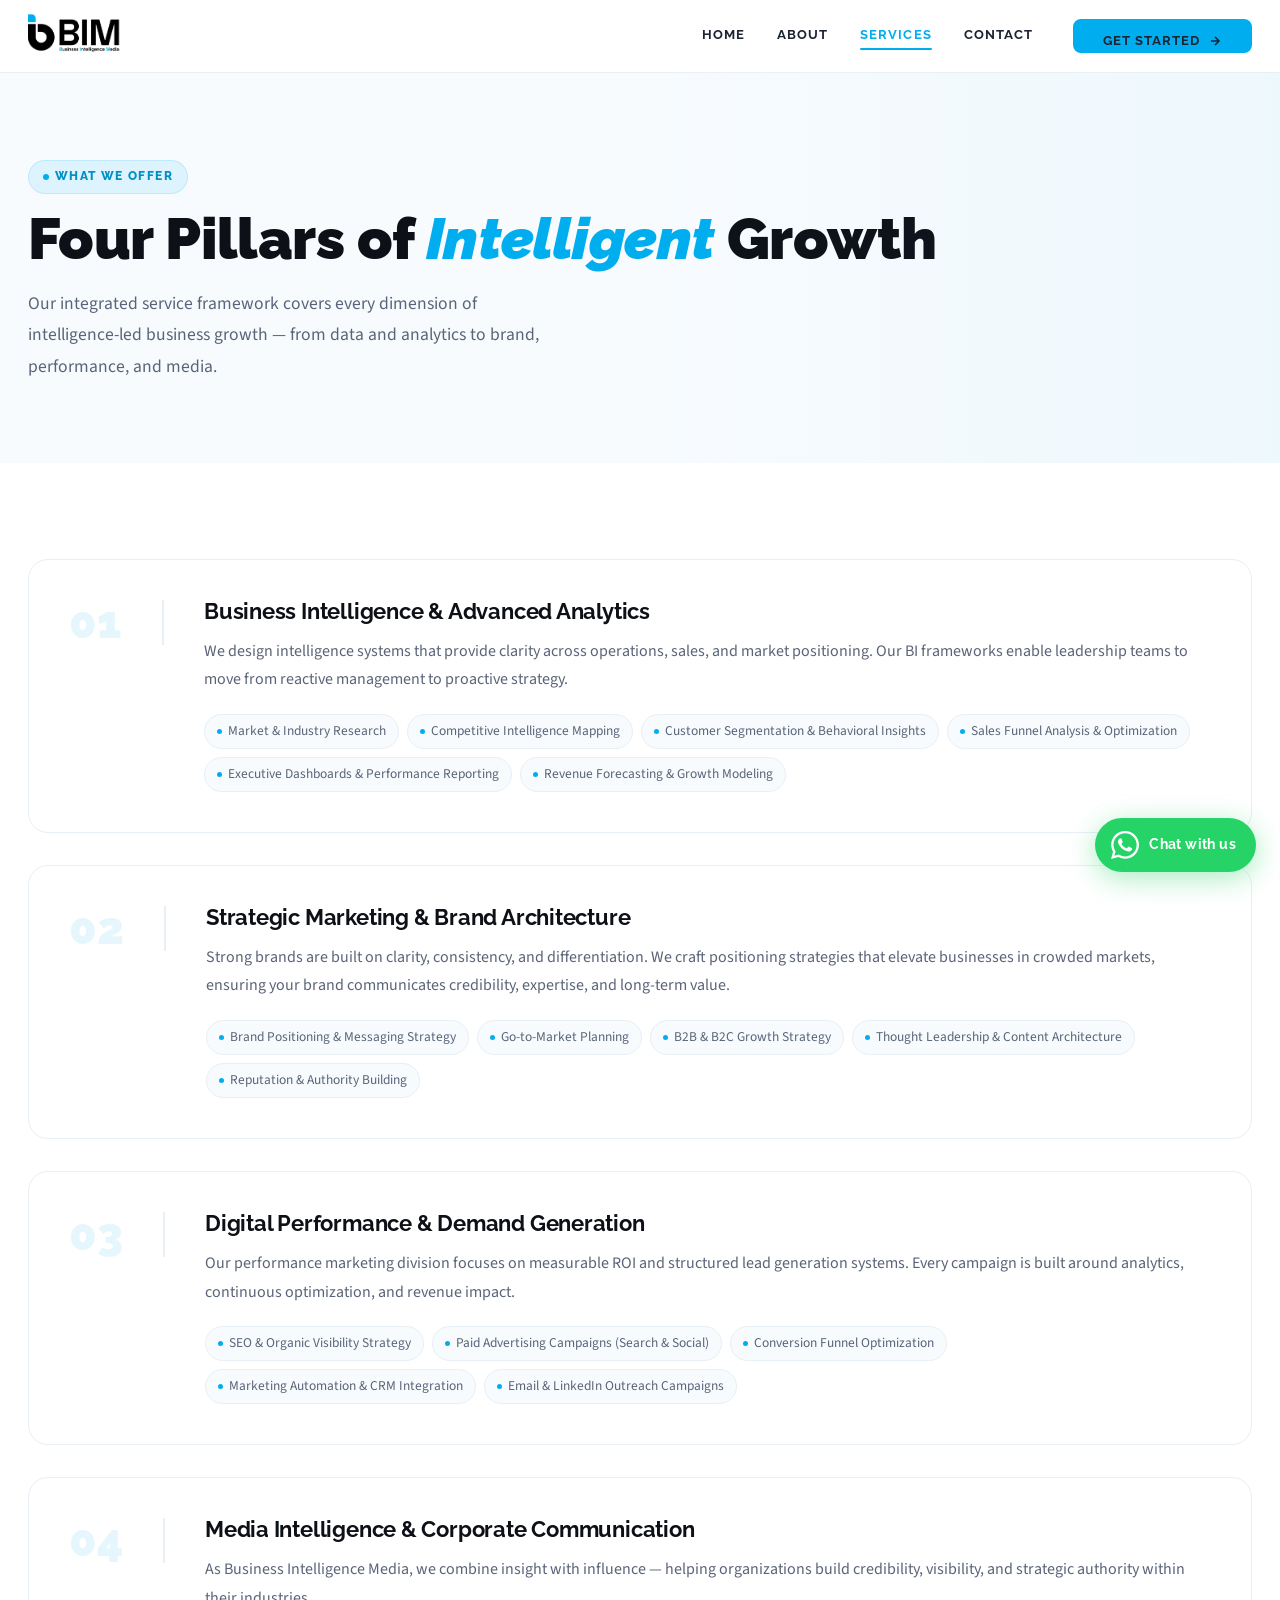
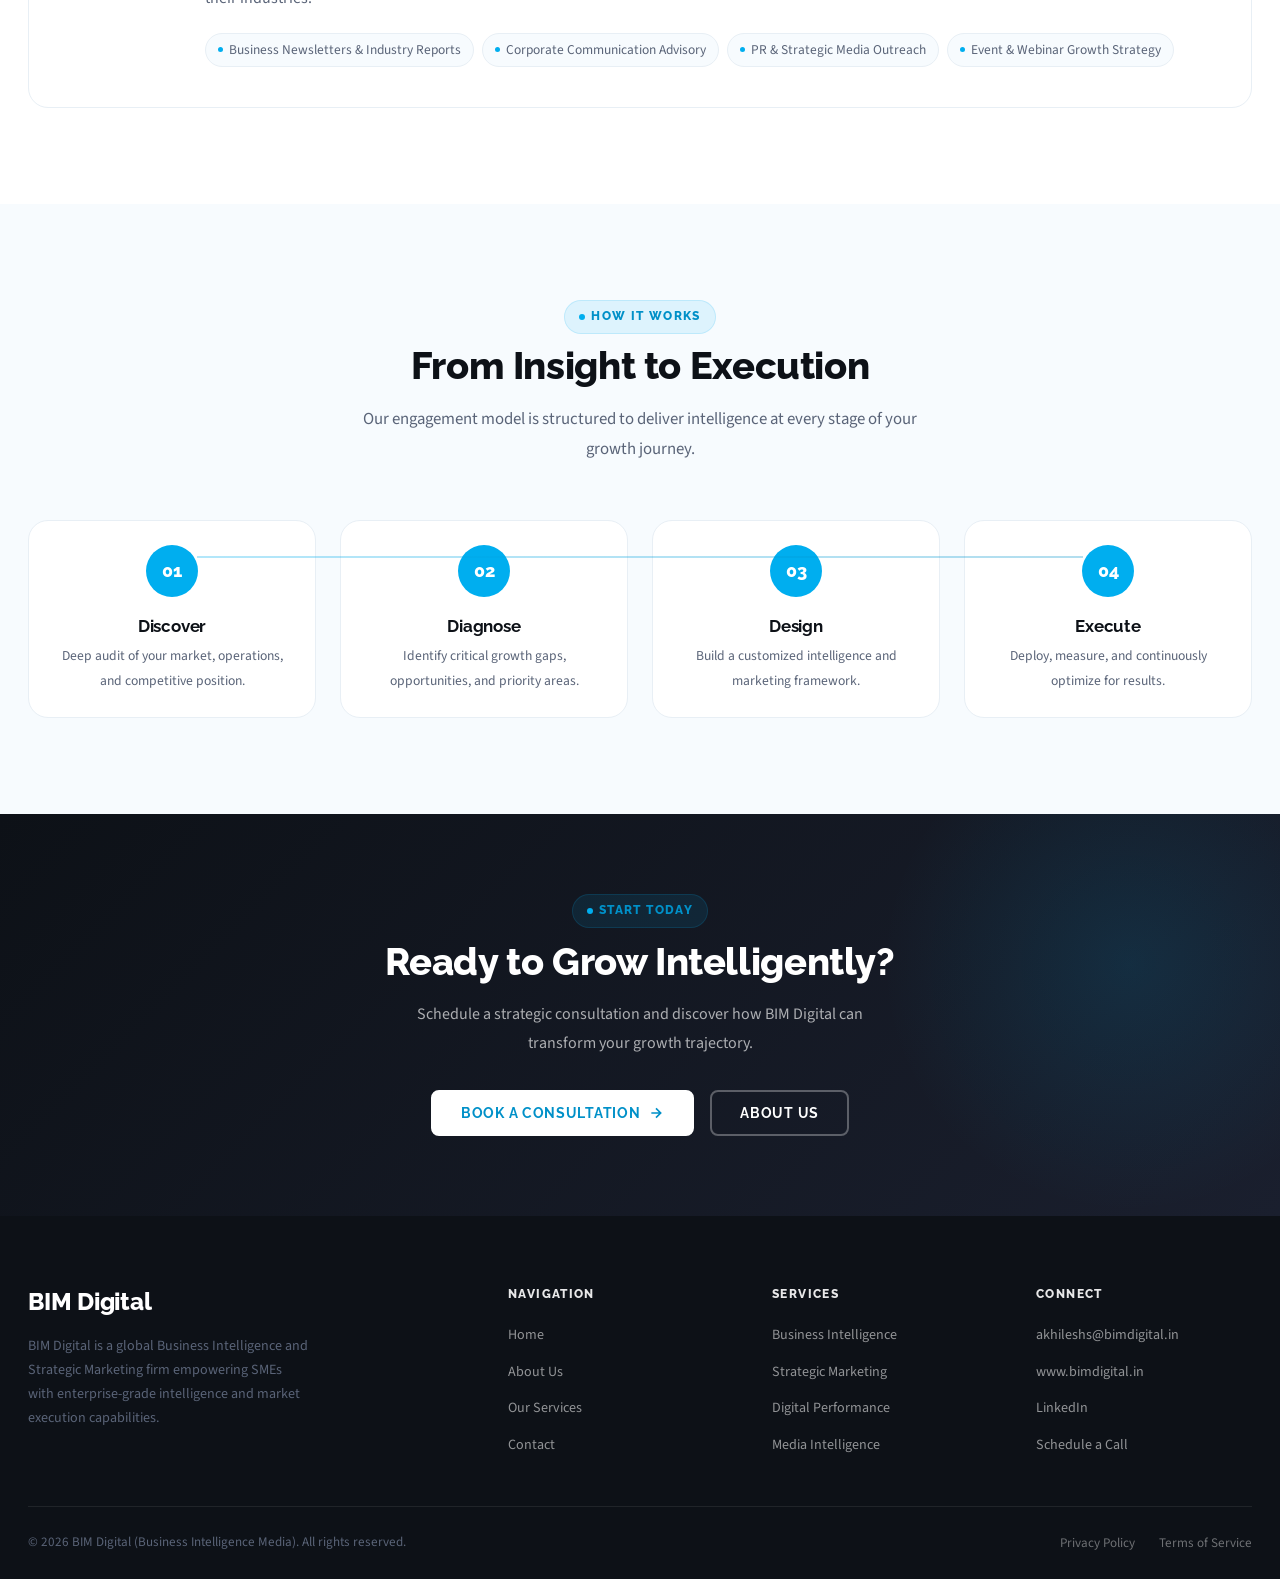
<file: services.html>
<!DOCTYPE html>
<html lang="en">
<head>
  <meta charset="UTF-8" />
  <meta name="viewport" content="width=device-width, initial-scale=1.0, maximum-scale=5.0" />
  <meta name="theme-color" content="#00AEEF" />
  <title>Our Services | BIM Digital</title>
  <meta name="description" content="Explore BIM Digital's four core service areas: Business Intelligence, Strategic Marketing, Digital Performance, and Media Intelligence." />
  <link rel="stylesheet" href="assets/css/style.css" />
  <link rel="icon" type="image/jpg" href="/logo.jpg" />
</head>
<body>

<!-- ══ HEADER ══ -->
<header class="site-header" id="site-header">
  <div class="container">
    <nav class="nav-inner" role="navigation" aria-label="Main navigation">

      <a href="index.html" class="nav-logo" aria-label="BIM Digital Home">
        <img src="/logo.jpg" alt="BIM Digital" width="140" height="44" />
      </a>

      <!-- Desktop nav links -->
      <ul class="nav-links" id="nav-links" role="menubar">
        <li role="none"><a href="index.html" role="menuitem">Home</a></li>
        <li role="none"><a href="about.html" role="menuitem">About</a></li>
        <li role="none"><a href="services.html" role="menuitem" class="active">Services</a></li>
        <li role="none"><a href="contact.html" role="menuitem">Contact</a></li>
        <li role="none" class="nav-cta">
          <a href="contact.html" class="btn btn-primary" role="menuitem">
            Get Started
            <svg width="14" height="14" viewBox="0 0 24 24" fill="none" stroke="currentColor" stroke-width="2.5" aria-hidden="true"><path d="M5 12h14M12 5l7 7-7 7"/></svg>
          </a>
        </li>
      </ul>

      <!-- Hamburger button (mobile only) -->
      <button class="hamburger" id="hamburger" aria-label="Toggle navigation menu" aria-expanded="false" aria-controls="mobile-nav">
        <span></span>
        <span></span>
        <span></span>
      </button>

    </nav>
  </div>
</header>

<!-- ══ MOBILE NAV DRAWER ══ -->
<div class="mobile-nav" id="mobile-nav" aria-hidden="true">
  <div class="mobile-nav-header">
    <a href="index.html" class="mobile-nav-logo">
      <img src="/logo.jpg" alt="BIM Digital" height="38" />
    </a>
    <button class="mobile-nav-close" id="mobile-nav-close" aria-label="Close navigation">
      <svg width="22" height="22" viewBox="0 0 24 24" fill="none" stroke="currentColor" stroke-width="2.5"><path d="M18 6L6 18M6 6l12 12"/></svg>
    </button>
  </div>
  <ul class="mobile-nav-links">
    <li><a href="index.html">Home</a></li>
    <li><a href="about.html">About</a></li>
    <li><a href="services.html" class="active">Services</a></li>
    <li><a href="contact.html">Contact</a></li>
  </ul>
  <div class="mobile-nav-footer">
    <a href="contact.html" class="btn btn-primary" style="width:100%;justify-content:center;">
      Get Started
      <svg width="14" height="14" viewBox="0 0 24 24" fill="none" stroke="currentColor" stroke-width="2.5"><path d="M5 12h14M12 5l7 7-7 7"/></svg>
    </a>
    <a href="tel:+919871197779" class="mobile-nav-phone">
      <svg width="16" height="16" viewBox="0 0 24 24" fill="none" stroke="currentColor" stroke-width="2"><path d="M22 16.92v3a2 2 0 0 1-2.18 2 19.79 19.79 0 0 1-8.63-3.07A19.5 19.5 0 0 1 4.69 13a19.79 19.79 0 0 1-3.07-8.67A2 2 0 0 1 3.6 2.23h3a2 2 0 0 1 2 1.72c.127.96.361 1.903.7 2.81a2 2 0 0 1-.45 2.11L7.91 9.91a16 16 0 0 0 6.18 6.18l1.04-.94a2 2 0 0 1 2.11-.45c.907.339 1.85.573 2.81.7A2 2 0 0 1 22 16.92z"/></svg>
      +91 98711 97779
    </a>
  </div>
</div>
<!-- Backdrop -->
<div class="mobile-nav-backdrop" id="mobile-nav-backdrop"></div>

<!-- ══ WHATSAPP STICKY CTA ══ -->
<a href="https://wa.me/919871197779?text=Hello%20BIM%20Digital%2C%20I%20would%20like%20to%20know%20more%20about%20your%20services."
   class="whatsapp-sticky" target="_blank" rel="noopener noreferrer" aria-label="Chat with us on WhatsApp">
  <span class="whatsapp-sticky-icon">
    <svg width="28" height="28" viewBox="0 0 24 24" fill="currentColor" xmlns="http://www.w3.org/2000/svg">
      <path d="M17.472 14.382c-.297-.149-1.758-.867-2.03-.967-.273-.099-.471-.148-.67.15-.197.297-.767.966-.94 1.164-.173.199-.347.223-.644.075-.297-.15-1.255-.463-2.39-1.475-.883-.788-1.48-1.761-1.653-2.059-.173-.297-.018-.458.13-.606.134-.133.298-.347.446-.52.149-.174.198-.298.298-.497.099-.198.05-.371-.025-.52-.075-.149-.669-1.612-.916-2.207-.242-.579-.487-.5-.669-.51-.173-.008-.371-.01-.57-.01-.198 0-.52.074-.792.372-.272.297-1.04 1.016-1.04 2.479 0 1.462 1.065 2.875 1.213 3.074.149.198 2.096 3.2 5.077 4.487.709.306 1.262.489 1.694.625.712.227 1.36.195 1.871.118.571-.085 1.758-.719 2.006-1.413.248-.694.248-1.289.173-1.413-.074-.124-.272-.198-.57-.347m-5.421 7.403h-.004a9.87 9.87 0 0 1-5.031-1.378l-.361-.214-3.741.982.998-3.648-.235-.374a9.86 9.86 0 0 1-1.51-5.26c.001-5.45 4.436-9.884 9.888-9.884 2.64 0 5.122 1.03 6.988 2.898a9.825 9.825 0 0 1 2.893 6.994c-.003 5.45-4.437 9.884-9.885 9.884m8.413-18.297A11.815 11.815 0 0 0 12.05 0C5.495 0 .16 5.335.157 11.892c0 2.096.547 4.142 1.588 5.945L.057 24l6.305-1.654a11.882 11.882 0 0 0 5.683 1.448h.005c6.554 0 11.89-5.335 11.893-11.893a11.821 11.821 0 0 0-3.48-8.413z"/>
    </svg>
  </span>
  <span class="whatsapp-sticky-label">Chat with us</span>
</a>

<script>
(function () {
  'use strict';

  /* ── Sticky header ── */
  const header = document.getElementById('site-header');
  window.addEventListener('scroll', function () {
    header.classList.toggle('scrolled', window.scrollY > 20);
  }, { passive: true });

  /* ── Mobile nav ── */
  var hamburger = document.getElementById('hamburger');
  var mobileNav = document.getElementById('mobile-nav');
  var backdrop  = document.getElementById('mobile-nav-backdrop');
  var closeBtn  = document.getElementById('mobile-nav-close');

  function openNav() {
    mobileNav.classList.add('open');
    backdrop.classList.add('open');
    hamburger.classList.add('active');
    hamburger.setAttribute('aria-expanded', 'true');
    mobileNav.setAttribute('aria-hidden', 'false');
    document.body.style.overflow = 'hidden';
  }

  function closeNav() {
    mobileNav.classList.remove('open');
    backdrop.classList.remove('open');
    hamburger.classList.remove('active');
    hamburger.setAttribute('aria-expanded', 'false');
    mobileNav.setAttribute('aria-hidden', 'true');
    document.body.style.overflow = '';
  }

  hamburger.addEventListener('click', function (e) {
    e.stopPropagation();
    mobileNav.classList.contains('open') ? closeNav() : openNav();
  });

  if (closeBtn)  closeBtn.addEventListener('click',  closeNav);
  if (backdrop)  backdrop.addEventListener('click',  closeNav);

  // Close when any nav link is clicked
  var navLinks = mobileNav.querySelectorAll('a');
  navLinks.forEach(function (link) {
    link.addEventListener('click', closeNav);
  });

  // Close on Escape key
  document.addEventListener('keydown', function (e) {
    if (e.key === 'Escape' && mobileNav.classList.contains('open')) closeNav();
  });
})();
</script>

<!-- ══════════════════════════════════════════
     PAGE HERO
══════════════════════════════════════════ -->
<section class="page-hero">
  <div class="container">
    <div class="page-hero-content">
      <span class="badge">What We Offer</span>
      <h1>Four Pillars of <em class="text-cyan">Intelligent</em> Growth</h1>
      <p>Our integrated service framework covers every dimension of intelligence-led business growth — from data and analytics to brand, performance, and media.</p>
    </div>
  </div>
</section>

<!-- ══════════════════════════════════════════
     SERVICES LIST
══════════════════════════════════════════ -->
<section style="background:var(--white);">
  <div class="container">
    <div class="services-list">

      <!-- Service 1 -->
      <div class="service-item">
        <div class="service-number">01</div>
        <div class="service-content">
          <h3>Business Intelligence &amp; Advanced Analytics</h3>
          <p>We design intelligence systems that provide clarity across operations, sales, and market positioning. Our BI frameworks enable leadership teams to move from reactive management to proactive strategy.</p>
          <ul class="service-bullets">
            <li>Market &amp; Industry Research</li>
            <li>Competitive Intelligence Mapping</li>
            <li>Customer Segmentation &amp; Behavioral Insights</li>
            <li>Sales Funnel Analysis &amp; Optimization</li>
            <li>Executive Dashboards &amp; Performance Reporting</li>
            <li>Revenue Forecasting &amp; Growth Modeling</li>
          </ul>
        </div>
      </div>

      <!-- Service 2 -->
      <div class="service-item">
        <div class="service-number">02</div>
        <div class="service-content">
          <h3>Strategic Marketing &amp; Brand Architecture</h3>
          <p>Strong brands are built on clarity, consistency, and differentiation. We craft positioning strategies that elevate businesses in crowded markets, ensuring your brand communicates credibility, expertise, and long-term value.</p>
          <ul class="service-bullets">
            <li>Brand Positioning &amp; Messaging Strategy</li>
            <li>Go-to-Market Planning</li>
            <li>B2B &amp; B2C Growth Strategy</li>
            <li>Thought Leadership &amp; Content Architecture</li>
            <li>Reputation &amp; Authority Building</li>
          </ul>
        </div>
      </div>

      <!-- Service 3 -->
      <div class="service-item">
        <div class="service-number">03</div>
        <div class="service-content">
          <h3>Digital Performance &amp; Demand Generation</h3>
          <p>Our performance marketing division focuses on measurable ROI and structured lead generation systems. Every campaign is built around analytics, continuous optimization, and revenue impact.</p>
          <ul class="service-bullets">
            <li>SEO &amp; Organic Visibility Strategy</li>
            <li>Paid Advertising Campaigns (Search &amp; Social)</li>
            <li>Conversion Funnel Optimization</li>
            <li>Marketing Automation &amp; CRM Integration</li>
            <li>Email &amp; LinkedIn Outreach Campaigns</li>
          </ul>
        </div>
      </div>

      <!-- Service 4 -->
      <div class="service-item">
        <div class="service-number">04</div>
        <div class="service-content">
          <h3>Media Intelligence &amp; Corporate Communication</h3>
          <p>As Business Intelligence Media, we combine insight with influence — helping organizations build credibility, visibility, and strategic authority within their industries.</p>
          <ul class="service-bullets">
            <li>Business Newsletters &amp; Industry Reports</li>
            <li>Corporate Communication Advisory</li>
            <li>PR &amp; Strategic Media Outreach</li>
            <li>Event &amp; Webinar Growth Strategy</li>
          </ul>
        </div>
      </div>

    </div>
  </div>
</section>

<!-- ══════════════════════════════════════════
     PROCESS
══════════════════════════════════════════ -->
<section style="background:var(--off-white);">
  <div class="container">
    <div class="section-header centered">
      <span class="badge">How It Works</span>
      <h2>From Insight to Execution</h2>
      <p>Our engagement model is structured to deliver intelligence at every stage of your growth journey.</p>
    </div>

    <div style="display:grid;grid-template-columns:repeat(4,1fr);gap:1.5rem;position:relative;" class="process-grid">
      <!-- connector line -->
      <div style="position:absolute;top:36px;left:calc(12.5% + 1rem);right:calc(12.5% + 1rem);height:2px;background:linear-gradient(90deg,var(--cyan),var(--cyan-dark));opacity:0.3;pointer-events:none;"></div>

      <div style="text-align:center;padding:1.5rem;background:var(--white);border:1px solid var(--border-light);border-radius:var(--radius-lg);">
        <div style="width:52px;height:52px;border-radius:50%;background:var(--cyan);color:white;display:flex;align-items:center;justify-content:center;font-family:'Raleway',sans-serif;font-weight:800;font-size:1.1rem;margin:0 auto 1.25rem;">01</div>
        <h4 style="margin-bottom:0.5rem;">Discover</h4>
        <p style="font-size:0.85rem;">Deep audit of your market, operations, and competitive position.</p>
      </div>
      <div style="text-align:center;padding:1.5rem;background:var(--white);border:1px solid var(--border-light);border-radius:var(--radius-lg);">
        <div style="width:52px;height:52px;border-radius:50%;background:var(--cyan);color:white;display:flex;align-items:center;justify-content:center;font-family:'Raleway',sans-serif;font-weight:800;font-size:1.1rem;margin:0 auto 1.25rem;">02</div>
        <h4 style="margin-bottom:0.5rem;">Diagnose</h4>
        <p style="font-size:0.85rem;">Identify critical growth gaps, opportunities, and priority areas.</p>
      </div>
      <div style="text-align:center;padding:1.5rem;background:var(--white);border:1px solid var(--border-light);border-radius:var(--radius-lg);">
        <div style="width:52px;height:52px;border-radius:50%;background:var(--cyan);color:white;display:flex;align-items:center;justify-content:center;font-family:'Raleway',sans-serif;font-weight:800;font-size:1.1rem;margin:0 auto 1.25rem;">03</div>
        <h4 style="margin-bottom:0.5rem;">Design</h4>
        <p style="font-size:0.85rem;">Build a customized intelligence and marketing framework.</p>
      </div>
      <div style="text-align:center;padding:1.5rem;background:var(--white);border:1px solid var(--border-light);border-radius:var(--radius-lg);">
        <div style="width:52px;height:52px;border-radius:50%;background:var(--cyan);color:white;display:flex;align-items:center;justify-content:center;font-family:'Raleway',sans-serif;font-weight:800;font-size:1.1rem;margin:0 auto 1.25rem;">04</div>
        <h4 style="margin-bottom:0.5rem;">Execute</h4>
        <p style="font-size:0.85rem;">Deploy, measure, and continuously optimize for results.</p>
      </div>
    </div>
  </div>
</section>

<!-- CTA Banner -->
<section class="cta-banner">
  <div class="container">
    <div class="cta-inner">
      <span class="badge">Start Today</span>
      <h2>Ready to Grow Intelligently?</h2>
      <p>Schedule a strategic consultation and discover how BIM Digital can transform your growth trajectory.</p>
      <div class="cta-actions">
        <a href="contact.html" class="btn btn-white">
          Book a Consultation
          <svg width="16" height="16" viewBox="0 0 24 24" fill="none" stroke="currentColor" stroke-width="2.5"><path d="M5 12h14M12 5l7 7-7 7"/></svg>
        </a>
        <a href="about.html" class="btn btn-outline" style="color:#fff;border-color:rgba(255,255,255,0.3);">
          About Us
        </a>
      </div>
    </div>
  </div>
</section>

<footer class="site-footer">
  <div class="container">
    <div class="footer-grid">

      <div class="footer-brand">
        <h4>BIM Digital</h4>
        <p>BIM Digital is a global Business Intelligence and Strategic Marketing firm empowering SMEs with enterprise-grade intelligence and market execution capabilities.</p>
      </div>

      <div class="footer-col">
        <h5>Navigation</h5>
        <ul>
          <li><a href="index.html">Home</a></li>
          <li><a href="about.html">About Us</a></li>
          <li><a href="services.html">Our Services</a></li>
          <li><a href="contact.html">Contact</a></li>
        </ul>
      </div>

      <div class="footer-col">
        <h5>Services</h5>
        <ul>
          <li><a href="services.html">Business Intelligence</a></li>
          <li><a href="services.html">Strategic Marketing</a></li>
          <li><a href="services.html">Digital Performance</a></li>
          <li><a href="services.html">Media Intelligence</a></li>
        </ul>
      </div>

      <div class="footer-col">
        <h5>Connect</h5>
        <ul>
          <li><a href="mailto:akhileshs@bimdigital.in">akhileshs@bimdigital.in</a></li>
          <li><a href="http://www.bimdigital.in" target="_blank">www.bimdigital.in</a></li>
          <li><a href="contact.html">LinkedIn</a></li>
          <li><a href="contact.html">Schedule a Call</a></li>
        </ul>
      </div>

    </div>

    <div class="footer-bottom">
      <p>&copy; <script>document.write(new Date().getFullYear())</script> BIM Digital (Business Intelligence Media). All rights reserved.</p>
      <div class="footer-bottom-links">
        <a href="#">Privacy Policy</a>
        <a href="#">Terms of Service</a>
      </div>
    </div>
  </div>
</footer>

</body>
</html>
</file>
<file: assets/css/style.css>
/* ═══════════════════════════════════════════════════
   BIM Digital — Main Stylesheet
   Fonts: Raleway (headings) + Source Sans 3 (body)
   Brand: #00AEEF Cyan  |  Container: 1280px
═══════════════════════════════════════════════════ */
@import url('https://fonts.googleapis.com/css2?family=Raleway:wght@400;500;600;700;800;900&family=Source+Sans+3:ital,wght@0,300;0,400;0,500;0,600;1,400&display=swap');

:root {
  --cyan:         #00AEEF;
  --cyan-dark:    #0090C8;
  --cyan-light:   #E0F7FF;
  --cyan-muted:   rgba(0, 174, 239, 0.1);
  --dark:         #0D1117;
  --dark-2:       #1A1F2E;
  --text:         #1C2333;
  --text-muted:   #5A6478;
  --text-light:   #8A94A6;
  --white:        #FFFFFF;
  --off-white:    #F7FBFE;
  --border:       rgba(0, 174, 239, 0.15);
  --border-light: #E8EFF5;
  --shadow:       0 4px 24px rgba(0, 174, 239, 0.08);
  --shadow-lg:    0 16px 48px rgba(0, 174, 239, 0.14);
  --radius:       12px;
  --radius-lg:    20px;
}

/* ─── Reset ─── */
*, *::before, *::after { box-sizing: border-box; margin: 0; padding: 0; }
html { scroll-behavior: smooth; -webkit-text-size-adjust: 100%; }
body {
  font-family: 'Source Sans 3', sans-serif;
  color: var(--text);
  background: var(--white);
  line-height: 1.7;
  font-size: 16px;
  overflow-x: hidden;
}
img { max-width: 100%; height: auto; display: block; }
a   { text-decoration: none; color: inherit; }

/* ─── Typography ─── */
h1, h2, h3, h4, h5 {
  font-family: 'Raleway', sans-serif;
  line-height: 1.15;
  color: var(--dark);
  letter-spacing: -0.01em;
}
h1 { font-size: clamp(2rem, 4.5vw, 3.6rem); font-weight: 900; }
h2 { font-size: clamp(1.6rem, 3vw, 2.6rem); font-weight: 800; }
h3 { font-size: clamp(1.15rem, 2vw, 1.45rem); font-weight: 700; }
h4 { font-size: 1.05rem; font-weight: 700; }
p  { color: var(--text-muted); line-height: 1.8; font-size: 1rem; }

/* ─── Container — 1280px ─── */
.container {
  max-width: 1280px;
  margin: 0 auto;
  padding: 0 2rem;
  width: 100%;
}

/* ─── Utilities ─── */
.text-cyan { color: var(--cyan); }

.badge {
  display: inline-flex; align-items: center; gap: 6px;
  background: var(--cyan-muted); color: var(--cyan-dark);
  font-family: 'Raleway', sans-serif; font-size: 0.72rem; font-weight: 800;
  letter-spacing: 0.12em; text-transform: uppercase;
  padding: 6px 14px; border-radius: 100px;
  border: 1px solid var(--border); white-space: nowrap;
}
.badge::before {
  content: ''; width: 6px; height: 6px; border-radius: 50%;
  background: var(--cyan); flex-shrink: 0;
}

/* ─── Buttons ─── */
.btn {
  display: inline-flex;
  align-items: center;
  justify-content: center;
  gap: 8px;
  font-family: 'Raleway', sans-serif;
  font-weight: 700;
  font-size: 0.88rem;
  padding: 13px 28px;
  border-radius: 8px;
  cursor: pointer;
  transition: all 0.25s ease;
  border: 2px solid transparent;
  letter-spacing: 0.05em;
  text-transform: uppercase;
  line-height: 1;
  white-space: nowrap;
  text-align: center;
  vertical-align: middle;
  text-decoration: none;
}
.btn svg { flex-shrink: 0; transition: transform 0.2s; }
.btn:hover svg { transform: translateX(3px); }

.btn-primary {
  background: var(--cyan); color: var(--white); border-color: var(--cyan);
}
.btn-primary:hover {
  background: var(--cyan-dark); border-color: var(--cyan-dark);
  transform: translateY(-2px);
  box-shadow: 0 8px 24px rgba(0,174,239,0.35);
  color: var(--white);
}
.btn-outline {
  background: transparent; color: var(--cyan); border-color: var(--cyan);
}
.btn-outline:hover {
  background: var(--cyan); color: var(--white); transform: translateY(-2px);
}
.btn-white {
  background: var(--white); color: var(--cyan-dark); border-color: var(--white);
}
.btn-white:hover {
  background: var(--off-white); transform: translateY(-2px);
  box-shadow: 0 8px 24px rgba(0,0,0,0.12); color: var(--cyan-dark);
}

/* ════════════════════════════════════
   HEADER / NAV
════════════════════════════════════ */
.site-header {
  position: fixed; top: 0; left: 0; right: 0; z-index: 1000;
  background: rgba(255,255,255,0.96);
  backdrop-filter: blur(20px) saturate(180%);
  -webkit-backdrop-filter: blur(20px) saturate(180%);
  border-bottom: 1px solid var(--border-light);
  transition: box-shadow 0.3s;
}
.site-header.scrolled { box-shadow: 0 4px 32px rgba(0,0,0,0.07); }

.nav-inner {
  display: flex; align-items: center;
  justify-content: space-between;
  height: 72px; gap: 1rem;
}

/* Logo — keep original design */
.nav-logo { display: flex; align-items: center; flex-shrink: 0; }
.nav-logo img {
  height: 44px;
  width: auto;
  max-width: 160px;
  object-fit: contain;
  display: block;
  flex-shrink: 0;
}
.mobile-nav-logo { display: flex; align-items: center; }
.mobile-nav-logo img {
  height: 38px;
  width: auto;
  max-width: 140px;
  object-fit: contain;
  display: block;
}

.nav-links {
  display: flex; align-items: center;
  gap: 2rem; list-style: none;
}
.nav-links > li { display: flex; align-items: center; }

.nav-links a {
  font-family: 'Raleway', sans-serif;
  font-weight: 700; font-size: 0.8rem;
  color: var(--text); letter-spacing: 0.08em;
  text-transform: uppercase;
  position: relative; padding-bottom: 3px;
  transition: color 0.2s;
}
.nav-links a::after {
  content: ''; position: absolute; bottom: -2px; left: 0; right: 0;
  height: 2px; background: var(--cyan); border-radius: 2px;
  transform: scaleX(0); transition: transform 0.25s;
}
.nav-links a:hover,
.nav-links a.active { color: var(--cyan); }
.nav-links a:hover::after,
.nav-links a.active::after { transform: scaleX(1); }

.nav-cta { margin-left: 0.5rem; }

.hamburger {
  display: none; flex-direction: column;
  justify-content: center; gap: 5px;
  background: none; border: none;
  cursor: pointer; padding: 8px; z-index: 1010;
}
.hamburger span {
  display: block; width: 24px; height: 2px;
  background: var(--dark); border-radius: 2px; transition: all 0.3s;
}
.hamburger.active span:nth-child(1) { transform: translateY(7px) rotate(45deg); }
.hamburger.active span:nth-child(2) { opacity: 0; transform: scaleX(0); }
.hamburger.active span:nth-child(3) { transform: translateY(-7px) rotate(-45deg); }

/* ════════════════════════════════════
   HERO
════════════════════════════════════ */
.hero {
  min-height: 100vh; display: flex; align-items: center;
  background: var(--off-white);
  padding: 110px 0 80px;
  position: relative; overflow: hidden;
}
.hero-bg-pattern { position: absolute; inset: 0; pointer-events: none; }
.hero-bg-pattern::before {
  content: ''; position: absolute; top: -200px; right: -200px;
  width: 700px; height: 700px; border-radius: 50%;
  background: radial-gradient(circle, rgba(0,174,239,0.08) 0%, transparent 70%);
}
.hero-bg-pattern::after {
  content: ''; position: absolute; bottom: -100px; left: -100px;
  width: 500px; height: 500px; border-radius: 50%;
  background: radial-gradient(circle, rgba(0,174,239,0.05) 0%, transparent 70%);
}
.hero-grid {
  position: absolute; inset: 0;
  background-image:
    linear-gradient(var(--border) 1px, transparent 1px),
    linear-gradient(90deg, var(--border) 1px, transparent 1px);
  background-size: 60px 60px; opacity: 0.4;
}
.hero-content {
  position: relative; max-width: 780px;
  animation: heroFadeIn 0.9s ease both;
}
@keyframes heroFadeIn {
  from { opacity: 0; transform: translateY(30px); }
  to   { opacity: 1; transform: translateY(0); }
}
.hero-badge { margin-bottom: 1.5rem; }
.hero h1 { margin-bottom: 1.5rem; }
.hero h1 em { font-style: normal; color: var(--cyan); }
.hero-desc { font-size: 1.1rem; max-width: 580px; margin-bottom: 2.5rem; }
.hero-actions {
  display: flex; gap: 1rem; flex-wrap: wrap; align-items: center;
}
.hero-stats {
  display: flex; gap: 3rem; flex-wrap: wrap;
  margin-top: 4rem; padding-top: 3rem;
  border-top: 1px solid var(--border-light);
  animation: heroFadeIn 0.9s 0.3s ease both;
}
.stat-num {
  font-family: 'Raleway', sans-serif; font-size: 2rem; font-weight: 900;
  color: var(--dark); line-height: 1;
}
.stat-num span { color: var(--cyan); }
.stat-label { font-size: 0.82rem; color: var(--text-light); margin-top: 4px; }

/* ─── Sections ─── */
section { padding: 96px 0; }
.section-header { margin-bottom: 3.5rem; }
.section-header.centered { text-align: center; }
.section-header h2 { margin: 0.6rem 0 1rem; }
.section-header p  { max-width: 560px; font-size: 1.05rem; }
.section-header.centered p { margin: 0 auto; }

/* ─── Feature Cards ─── */
.features-grid {
  display: grid;
  grid-template-columns: repeat(4, 1fr);
  gap: 1.5rem;
}
.feature-card {
  background: var(--white); border: 1px solid var(--border-light);
  border-radius: var(--radius-lg); padding: 2rem;
  transition: all 0.3s ease; position: relative; overflow: hidden;
}
.feature-card::before {
  content: ''; position: absolute; top: 0; left: 0; right: 0; height: 3px;
  background: linear-gradient(90deg, var(--cyan), var(--cyan-dark));
  transform: scaleX(0); transition: transform 0.3s;
}
.feature-card:hover {
  transform: translateY(-6px); box-shadow: var(--shadow-lg);
  border-color: var(--border);
}
.feature-card:hover::before { transform: scaleX(1); }
.feature-icon {
  width: 52px; height: 52px; border-radius: 12px;
  background: var(--cyan-muted);
  display: flex; align-items: center; justify-content: center;
  margin-bottom: 1.25rem; transition: background 0.3s;
}
.feature-card:hover .feature-icon { background: var(--cyan); }
.feature-icon svg { color: var(--cyan); transition: color 0.3s; }
.feature-card:hover .feature-icon svg { color: var(--white); }
.feature-card h3 { margin-bottom: 0.5rem; font-size: 1.05rem; }
.feature-card p  { font-size: 0.9rem; }

/* ─── Services ─── */
.services-list { display: flex; flex-direction: column; gap: 2rem; }
.service-item {
  background: var(--white); border: 1px solid var(--border-light);
  border-radius: var(--radius-lg); padding: 2.5rem;
  display: grid; grid-template-columns: auto 1fr;
  gap: 2.5rem; align-items: start; transition: all 0.3s;
}
.service-item:hover {
  border-color: var(--border); box-shadow: var(--shadow-lg);
  transform: translateX(6px);
}
.service-number {
  font-family: 'Raleway', sans-serif; font-size: 2.8rem; font-weight: 900;
  color: var(--cyan-muted); line-height: 1; min-width: 60px;
  border-right: 2px solid var(--border-light); padding-right: 2.5rem;
}
.service-item:hover .service-number { color: rgba(0,174,239,0.25); }
.service-content h3 { font-size: 1.35rem; margin-bottom: 0.75rem; }
.service-content p  { margin-bottom: 1.25rem; }
.service-bullets { display: flex; flex-wrap: wrap; gap: 0.5rem; list-style: none; }
.service-bullets li {
  display: flex; align-items: center; gap: 6px;
  font-size: 0.84rem; color: var(--text-muted);
  background: var(--off-white);
  padding: 5px 12px; border-radius: 100px;
  border: 1px solid var(--border-light);
}
.service-bullets li::before {
  content: ''; width: 5px; height: 5px; border-radius: 50%;
  background: var(--cyan); flex-shrink: 0;
}

/* ─── About ─── */
.about-grid { display: grid; grid-template-columns: 1fr 1fr; gap: 5rem; align-items: center; }
.about-visual-inner {
  background: linear-gradient(135deg, var(--cyan-muted) 0%, rgba(0,174,239,0.04) 100%);
  border: 1px solid var(--border); border-radius: var(--radius-lg);
  padding: 3rem 2.5rem; position: relative; overflow: hidden;
}
.about-visual-inner::after {
  content: 'BIM'; position: absolute; bottom: -20px; right: -10px;
  font-family: 'Raleway', sans-serif; font-size: 8rem; font-weight: 900;
  color: rgba(0,174,239,0.05); line-height: 1; pointer-events: none;
}
.about-stat { display: flex; align-items: flex-start; gap: 1rem; padding: 1.25rem 0; border-bottom: 1px solid var(--border-light); }
.about-stat:last-child { border-bottom: none; }
.about-stat-icon {
  width: 40px; height: 40px; border-radius: 10px;
  background: var(--cyan); display: flex; align-items: center; justify-content: center; flex-shrink: 0;
}
.about-stat-icon svg { color: white; }
.about-stat-num { font-family: 'Raleway', sans-serif; font-size: 1.5rem; font-weight: 800; color: var(--dark); line-height: 1; }
.about-stat-label { font-size: 0.8rem; color: var(--text-light); margin-top: 2px; }
.principles-grid { display: grid; grid-template-columns: 1fr 1fr; gap: 1rem; margin-top: 2rem; }
.principle {
  display: flex; gap: 10px; align-items: flex-start;
  background: var(--off-white); padding: 1rem; border-radius: var(--radius); border: 1px solid var(--border-light);
}
.principle-dot { width: 8px; height: 8px; border-radius: 50%; background: var(--cyan); flex-shrink: 0; margin-top: 6px; }
.principle span { font-size: 0.85rem; font-weight: 600; color: var(--text); }

/* ─── Contact ─── */
.contact-layout { display: grid; grid-template-columns: 1fr 1.3fr; gap: 4rem; align-items: start; }
.contact-info h2 { margin-bottom: 1rem; }
.contact-info > p { margin-bottom: 2.5rem; }
.contact-cards { display: flex; flex-direction: column; gap: 1rem; }
.contact-card {
  display: flex; align-items: center; gap: 1rem;
  background: var(--off-white); border: 1px solid var(--border-light);
  border-radius: var(--radius); padding: 1.25rem 1.5rem; transition: all 0.2s;
}
.contact-card:hover { border-color: var(--border); box-shadow: var(--shadow); transform: translateX(4px); }
.contact-card-icon {
  width: 44px; height: 44px; border-radius: 10px;
  background: var(--cyan-muted); display: flex; align-items: center; justify-content: center; flex-shrink: 0;
}
.contact-card-icon svg { color: var(--cyan); }
.contact-card-label { font-size: 0.72rem; color: var(--text-light); text-transform: uppercase; letter-spacing: 0.08em; font-weight: 700; }
.contact-card-value { font-weight: 500; color: var(--text); font-size: 0.95rem; }
.contact-form {
  background: var(--white); border: 1px solid var(--border-light);
  border-radius: var(--radius-lg); padding: 2.5rem; box-shadow: var(--shadow);
}
.contact-form h3 { margin-bottom: 1.75rem; }
.form-row { display: grid; grid-template-columns: 1fr 1fr; gap: 1rem; }
.form-group { display: flex; flex-direction: column; gap: 6px; margin-bottom: 1.25rem; }
.form-group label {
  font-size: 0.75rem; font-weight: 800; color: var(--text);
  letter-spacing: 0.06em; text-transform: uppercase;
  font-family: 'Raleway', sans-serif;
}
.form-group input,
.form-group select,
.form-group textarea {
  padding: 12px 16px;
  border: 1.5px solid var(--border-light); border-radius: 8px;
  font-family: 'Source Sans 3', sans-serif;
  font-size: 0.95rem; color: var(--text);
  background: var(--white); outline: none; width: 100%;
  transition: border-color 0.2s, box-shadow 0.2s;
}
.form-group input:focus,
.form-group select:focus,
.form-group textarea:focus {
  border-color: var(--cyan); box-shadow: 0 0 0 3px rgba(0,174,239,0.1);
}
.form-group textarea { resize: vertical; min-height: 130px; }
.form-group input::placeholder,
.form-group textarea::placeholder { color: var(--text-light); }

/* ─── CTA Banner ─── */
.cta-banner {
  background: linear-gradient(135deg, var(--dark) 0%, var(--dark-2) 100%);
  padding: 80px 0; position: relative; overflow: hidden;
}
.cta-banner::before {
  content: ''; position: absolute; top: -100px; right: -100px;
  width: 500px; height: 500px; border-radius: 50%;
  background: radial-gradient(circle, rgba(0,174,239,0.12) 0%, transparent 70%);
}
.cta-inner { text-align: center; position: relative; }
.cta-inner h2 { color: var(--white); margin: 0.75rem 0 1rem; }
.cta-inner p  { color: rgba(255,255,255,0.65); max-width: 500px; margin: 0 auto 2rem; }
.cta-actions  { display: flex; gap: 1rem; justify-content: center; flex-wrap: wrap; }

/* ─── Footer ─── */
.site-footer { background: var(--dark); color: rgba(255,255,255,0.7); padding: 72px 0 0; }
.footer-grid {
  display: grid; grid-template-columns: 2fr 1fr 1fr 1fr;
  gap: 3rem; padding-bottom: 3rem;
  border-bottom: 1px solid rgba(255,255,255,0.08);
}
.footer-brand h4 {
  color: var(--white);
  font-family: 'Raleway', sans-serif;
  font-size: 1.5rem;
  font-weight: 800;
  margin-bottom: 1.25rem;
}
.footer-brand p { font-size: 0.88rem; line-height: 1.7; max-width: 280px; }
.footer-col h5 {
  font-family: 'Raleway', sans-serif; font-size: 0.72rem; font-weight: 800;
  letter-spacing: 0.12em; text-transform: uppercase;
  color: rgba(255,255,255,0.9); margin-bottom: 1.25rem;
}
.footer-col ul { list-style: none; display: flex; flex-direction: column; gap: 0.6rem; }
.footer-col ul li a { font-size: 0.88rem; color: rgba(255,255,255,0.55); transition: color 0.2s; }
.footer-col ul li a:hover { color: var(--cyan); }
.footer-bottom {
  display: flex; align-items: center; justify-content: space-between; padding: 1.5rem 0;
}
.footer-bottom p { font-size: 0.82rem; }
.footer-bottom-links { display: flex; gap: 1.5rem; }
.footer-bottom-links a { font-size: 0.82rem; color: rgba(255,255,255,0.4); transition: color 0.2s; }
.footer-bottom-links a:hover { color: var(--cyan); }

/* ─── Page Hero ─── */
.page-hero {
  padding: 160px 0 80px; background: var(--off-white);
  position: relative; overflow: hidden;
}
.page-hero::after {
  content: ''; position: absolute; top: 0; right: 0;
  width: 50%; height: 100%;
  background: linear-gradient(90deg, transparent, rgba(0,174,239,0.04));
  pointer-events: none;
}
.page-hero-content { position: relative; }
.page-hero h1 { margin: 0.75rem 0 1rem; }
.page-hero p  { font-size: 1.1rem; max-width: 540px; }

/* ─── Misc ─── */
.highlight-box {
  background: var(--cyan-muted); border: 1px solid var(--border);
  border-radius: var(--radius-lg); padding: 2.5rem;
}
.highlight-box h3 { margin-bottom: 0.5rem; }
.highlight-box p  { font-size: 0.95rem; }

/* ══════════════════════════════════════════════════
   MOBILE NAV DRAWER  (side-panel, slides from right)
══════════════════════════════════════════════════ */

.mobile-nav {
  position: fixed !important;
  top: 0 !important;
  right: 0 !important;
  bottom: 0 !important;
  left: auto !important;
  width: 300px;
  max-width: 88vw;
  background: #ffffff;
  z-index: 9999;
  display: flex;
  flex-direction: column;
  transform: translateX(110%);
  transition: transform 0.32s cubic-bezier(0.4, 0, 0.2, 1);
  box-shadow: -8px 0 48px rgba(0,0,0,0.18);
  overflow-y: auto;
  overscroll-behavior: contain;
  pointer-events: none;
  will-change: transform;
  visibility: hidden;
  opacity: 0;
}

.mobile-nav.open {
  transform: translateX(0);
  pointer-events: all;
  visibility: visible;
  opacity: 1;
}

/* Backdrop */
.mobile-nav-backdrop {
  position: fixed !important;
  top: 0 !important;
  left: 0 !important;
  right: 0 !important;
  bottom: 0 !important;
  width: 100vw;
  height: 100vh;
  background: rgba(13,17,23,0.6);
  z-index: 9998;
  opacity: 0;
  visibility: hidden;
  pointer-events: none;
  transition: opacity 0.32s ease, visibility 0.32s ease;
}

.mobile-nav-backdrop.open {
  opacity: 1;
  visibility: visible;
  pointer-events: all;
}

/* Drawer header */
.mobile-nav-header {
  display: flex;
  align-items: center;
  justify-content: space-between;
  padding: 16px 20px;
  border-bottom: 1px solid #E8EFF5;
  flex-shrink: 0;
  min-height: 70px;
}
.mobile-nav-close {
  background: none;
  border: 1px solid #E8EFF5;
  border-radius: 8px;
  cursor: pointer;
  color: #5A6478;
  width: 36px; height: 36px;
  display: flex;
  align-items: center;
  justify-content: center;
  flex-shrink: 0;
  transition: color 0.2s, background 0.2s;
  line-height: 1;
}
.mobile-nav-close:hover {
  color: var(--cyan);
  background: rgba(0,174,239,0.08);
  border-color: rgba(0,174,239,0.2);
}

/* Nav links */
.mobile-nav-links {
  list-style: none;
  flex: 1;
  padding: 6px 0;
  margin: 0;
}
.mobile-nav-links li { border-bottom: 1px solid #E8EFF5; }
.mobile-nav-links li:last-child { border-bottom: none; }
.mobile-nav-links a {
  display: block;
  padding: 15px 24px;
  font-family: "Raleway", sans-serif;
  font-weight: 700;
  font-size: 0.9rem;
  letter-spacing: 0.08em;
  text-transform: uppercase;
  color: #1C2333;
  transition: color 0.15s, background 0.15s;
  text-decoration: none;
}
.mobile-nav-links a:hover,
.mobile-nav-links a.active {
  color: var(--cyan);
  background: rgba(0,174,239,0.06);
}

/* Footer */
.mobile-nav-footer {
  padding: 20px 20px 28px;
  border-top: 1px solid #E8EFF5;
  display: flex;
  flex-direction: column;
  gap: 12px;
  flex-shrink: 0;
}
.mobile-nav-phone {
  display: flex;
  align-items: center;
  gap: 8px;
  font-family: "Raleway", sans-serif;
  font-weight: 700;
  font-size: 0.95rem;
  color: #1C2333;
  padding: 6px 0;
  transition: color 0.2s;
  text-decoration: none;
}
.mobile-nav-phone:hover { color: var(--cyan); }
.mobile-nav-phone svg { color: var(--cyan); flex-shrink: 0; }

/* ═══════════════════════════
   WHATSAPP STICKY CTA
═══════════════════════════ */
.whatsapp-sticky {
  position: fixed;
  bottom: 28px; right: 24px;
  z-index: 1500;
  display: flex;
  align-items: center; gap: 10px;
  background: #25D366;
  color: #ffffff;
  padding: 13px 20px 13px 16px;
  border-radius: 50px;
  box-shadow: 0 6px 28px rgba(37,211,102,0.4);
  text-decoration: none;
  font-family: "Raleway", sans-serif;
  font-weight: 700; font-size: 0.85rem;
  letter-spacing: 0.03em;
  transition: all 0.25s ease;
  animation: waBounce 4s 3s ease infinite;
}
.whatsapp-sticky:hover {
  background: #1ebe5d;
  transform: translateY(-3px);
  box-shadow: 0 10px 36px rgba(37,211,102,0.5);
  animation: none;
}
.whatsapp-sticky-icon { display: flex; align-items: center; flex-shrink: 0; }
.whatsapp-sticky-label { white-space: nowrap; }

@keyframes waBounce {
  0%, 80%, 100% { transform: translateY(0); }
  87%            { transform: translateY(-7px); }
  93%            { transform: translateY(-2px); }
}

/* ════════════════════════════════════════════════
   RESPONSIVE — All Device Breakpoints
════════════════════════════════════════════════ */

/* 1280px — slight padding */
@media (max-width: 1280px) {
  .container { padding: 0 1.75rem; }
}

/* 1100px — 4-col → 2-col */
@media (max-width: 1100px) {
  .features-grid { grid-template-columns: repeat(2, 1fr); }
  .footer-grid   { grid-template-columns: 1fr 1fr; gap: 2.5rem; }
}

/* 960px — two-col layouts → single col */
@media (max-width: 960px) {
  .about-grid,
  .contact-layout { grid-template-columns: 1fr; gap: 3rem; }
  .service-item {
    grid-template-columns: 1fr; gap: 1.25rem;
  }
  .service-number {
    border-right: none; border-bottom: 2px solid var(--border-light);
    padding-right: 0; padding-bottom: 1rem; min-width: auto; font-size: 2rem;
  }
  .process-grid { grid-template-columns: repeat(2, 1fr) !important; }
  .why-grid { grid-template-columns: 1fr !important; gap: 3rem !important; }
}

/* 768px — hide desktop nav items, show hamburger */
@media (max-width: 768px) {
  .nav-links { display: none !important; }
  .hamburger { display: flex; }
  
  /* Ensure mobile nav is hidden by default */
  .mobile-nav {
    display: flex;
    transform: translateX(110%);
    visibility: hidden;
    opacity: 0;
    pointer-events: none;
  }
  .mobile-nav.open {
    transform: translateX(0);
    visibility: visible;
    opacity: 1;
    pointer-events: all;
  }
  .mobile-nav-backdrop {
    display: block;
  }

  section     { padding: 64px 0; }
  .page-hero  { padding: 120px 0 56px; }
  .hero       { padding: 100px 0 60px; min-height: auto; }
  .hero-stats { flex-direction: column; gap: 1.5rem; }
  .hero-actions { flex-direction: column; align-items: flex-start; }
  .hero-actions .btn { width: 100%; justify-content: center; }

  .features-grid { grid-template-columns: repeat(2, 1fr); gap: 1rem; }
  .form-row      { grid-template-columns: 1fr; }
  .footer-grid   { grid-template-columns: 1fr; gap: 2rem; }
  .footer-bottom { flex-direction: column; gap: 1rem; text-align: center; }
  .principles-grid { grid-template-columns: 1fr; }
  .process-grid  { grid-template-columns: repeat(2, 1fr) !important; }
  .cta-actions   { flex-direction: column; align-items: center; }
  .cta-actions .btn { width: 100%; max-width: 300px; }

  /* WhatsApp — hide label on very narrow */
  .whatsapp-sticky { padding: 14px; border-radius: 50%; }
  .whatsapp-sticky-label { display: none; }
  .whatsapp-sticky-icon svg { width: 30px; height: 30px; }
}

/* 540px — small phones */
@media (max-width: 540px) {
  .container { padding: 0 1.25rem; }
  .features-grid { grid-template-columns: 1fr; }
  .process-grid  { grid-template-columns: 1fr !important; }
  .service-item  { padding: 1.75rem; }
  .contact-form  { padding: 1.75rem; }
  .footer-bottom-links { flex-wrap: wrap; justify-content: center; gap: 1rem; }
  h1 { font-size: clamp(1.7rem, 8vw, 2.4rem); }
  h2 { font-size: clamp(1.4rem, 6vw, 2rem); }
}

/* 380px — very small phones */
@media (max-width: 380px) {
  .container { padding: 0 1rem; }
  .nav-logo img { height: 36px; }
  .btn  { padding: 11px 18px; font-size: 0.82rem; }
  .badge { font-size: 0.68rem; padding: 5px 10px; }
}

/* ── Desktop: always hide hamburger and mobile nav ── */
@media (min-width: 769px) {
  .hamburger { display: none !important; }
  .mobile-nav { 
    display: none !important;
    visibility: hidden !important;
    opacity: 0 !important;
    pointer-events: none !important;
  }
  .mobile-nav-backdrop { 
    display: none !important;
    visibility: hidden !important;
    opacity: 0 !important;
    pointer-events: none !important;
  }
}
</file>
